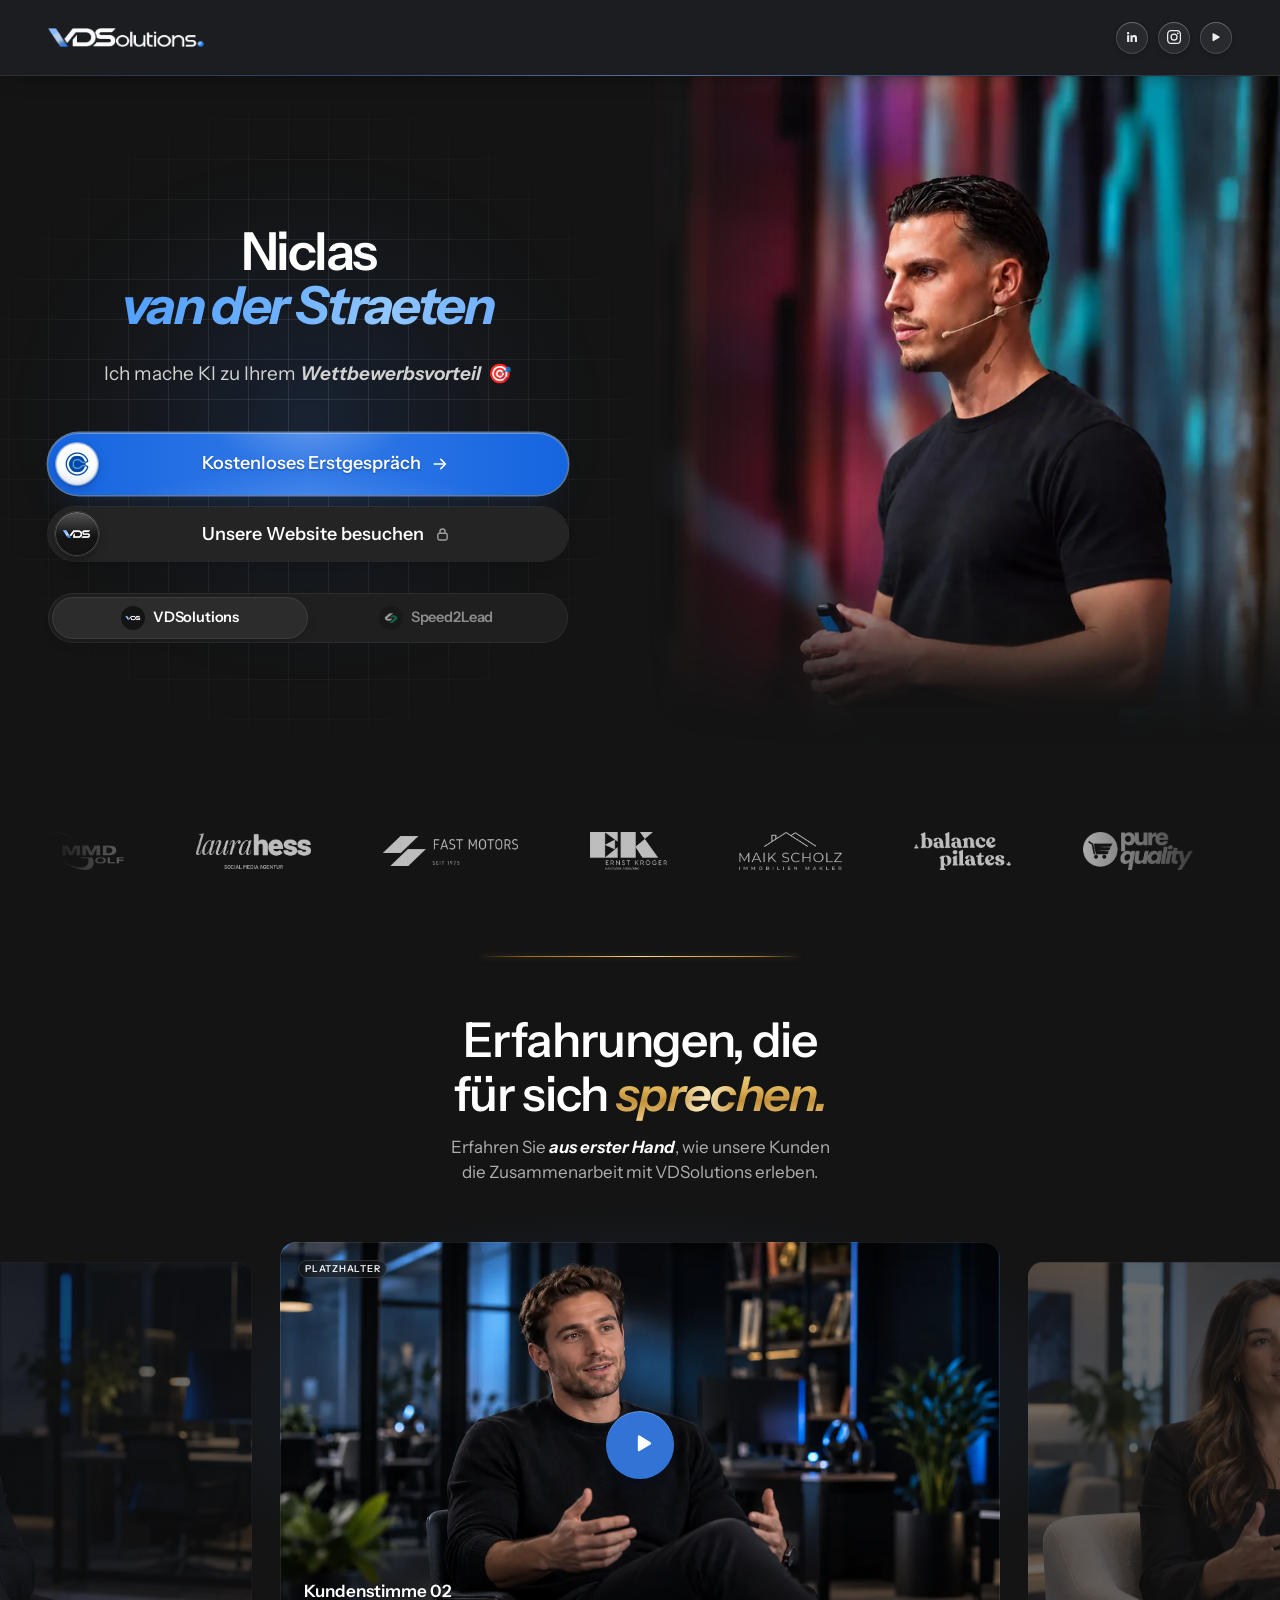
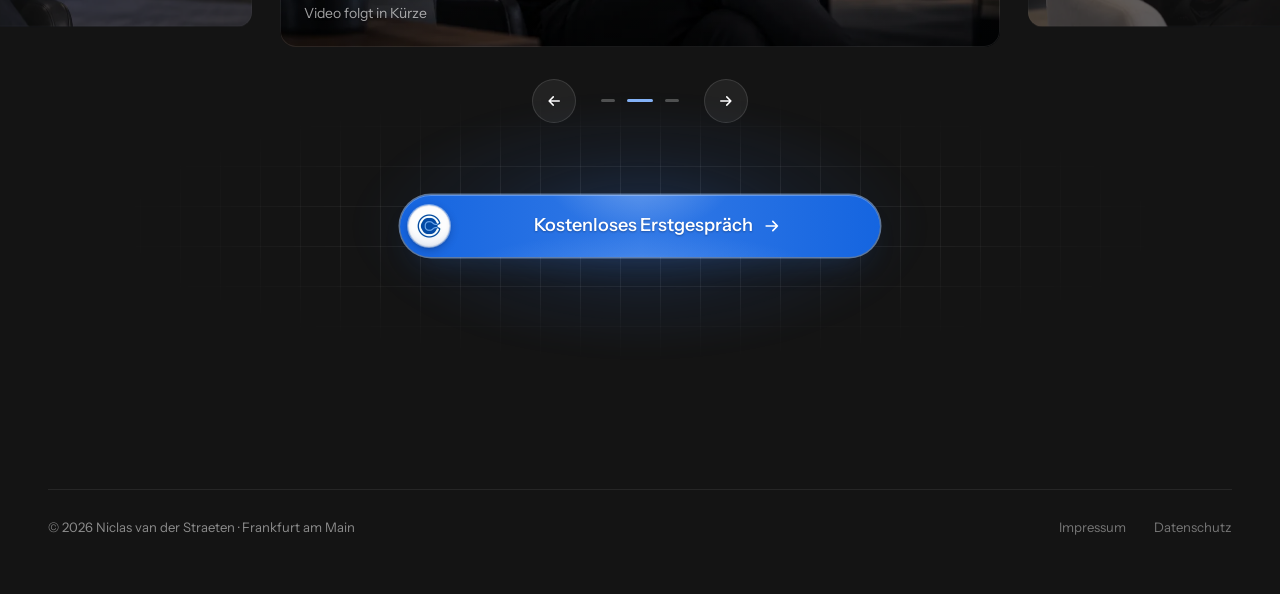
<file: index.html>
<!DOCTYPE html>
<html lang="de" data-brand="vdsolutions">
<head>
  <meta charset="UTF-8" />
  <meta name="viewport" content="width=device-width, initial-scale=1.0" />
  <title>Niclas van der Straeten · KI-Beratung</title>
  <meta name="description" content="Ich mache KI zu Ihrem Wettbewerbsvorteil. Jetzt kostenloses Erstgespräch buchen." />
  <link rel="canonical" href="https://niclasvanderstraeten.com/" />
  <meta name="theme-color" content="#141414" />

  <link rel="icon" href="/favicon.ico" sizes="32x32" />
  <link rel="icon" href="/assets/icons/favicon-48.png" type="image/png" sizes="48x48" />
  <link rel="icon" href="/favicon.svg" type="image/svg+xml" />
  <link rel="apple-touch-icon" href="/apple-touch-icon.png" />
  <link rel="manifest" href="/site.webmanifest" />

  <!-- Vorschau beim Teilen: aufgebaut wie der Kopf der Seite. Das Gesicht sitzt
       mittig, damit auch ein quadratischer Zuschnitt (WhatsApp) noch trägt. -->
  <meta property="og:type" content="website" />
  <meta property="og:site_name" content="Niclas van der Straeten" />
  <meta property="og:locale" content="de_DE" />
  <meta property="og:url" content="https://niclasvanderstraeten.com/" />
  <meta property="og:title" content="Niclas van der Straeten" />
  <meta property="og:description" content="Ich mache KI zu Ihrem Wettbewerbsvorteil. Jetzt kostenloses Erstgespräch buchen." />
  <meta property="og:image" content="https://niclasvanderstraeten.com/assets/vorschau/link-vorschau.jpg" />
  <meta property="og:image:type" content="image/jpeg" />
  <meta property="og:image:width" content="1200" />
  <meta property="og:image:height" content="630" />
  <meta property="og:image:alt" content="Niclas van der Straeten auf der Bühne, darunter Name und die Botschaft „Ich mache KI zu Ihrem Wettbewerbsvorteil“" />
  <meta name="twitter:card" content="summary_large_image" />
  <meta name="twitter:title" content="Niclas van der Straeten" />
  <meta name="twitter:description" content="Ich mache KI zu Ihrem Wettbewerbsvorteil. Jetzt kostenloses Erstgespräch buchen." />
  <meta name="twitter:image" content="https://niclasvanderstraeten.com/assets/vorschau/link-vorschau.jpg" />

  <link rel="preload" href="assets/schriften/instrument-sans-variable.woff2" as="font" type="font/woff2" crossorigin />
  <!-- Marke vor dem ersten Zeichnen festlegen: Mit ?brand=speed2lead blitzt
       sonst kurz VDSolutions auf. Ohne Parameter bleibt es VDSolutions. -->
  <script>
    if (new URLSearchParams(location.search).get("brand") === "speed2lead") {
      document.documentElement.dataset.brand = "speed2lead";
    }
  </script>
  <link rel="stylesheet" href="styles.css" />

  <script type="application/ld+json">
  {
    "@context": "https://schema.org",
    "@type": "Person",
    "name": "Niclas van der Straeten",
    "url": "https://niclasvanderstraeten.com/",
    "image": "https://niclasvanderstraeten.com/assets/fotos/niclas-profil.jpg",
    "jobTitle": "Gründer & KI-Berater",
    "description": "Ich mache KI zu Ihrem Wettbewerbsvorteil. KI-Beratung für Unternehmen.",
    "worksFor": [
      { "@type": "Organization", "name": "VDSolutions" },
      { "@type": "Organization", "name": "Speed2Lead" }
    ],
    "address": { "@type": "PostalAddress", "addressLocality": "Frankfurt am Main", "addressCountry": "DE" },
    "sameAs": [
      "https://www.linkedin.com/in/niclasvanderstraeten",
      "https://www.instagram.com/niclasvdstr",
      "https://www.youtube.com/@niclasvdstr"
    ]
  }
  </script>
</head>
<body class="home">
  <a class="skip-link" href="#main">Zum Inhalt springen</a>

  <!-- Weißer Header: links das Logo der aktiven Marke (beim Wechsel
       überblendet), rechts die Social-Icons nebeneinander -->
  <header class="site-header">
    <div class="site-header__logo">
      <img src="assets/marken/vdsolutions/logo.webp" alt="VDSolutions" width="750" height="96"
           data-brand-only="vdsolutions" />
      <img src="assets/marken/speed2lead/logo.webp" alt="Speed2Lead" width="606" height="96"
           data-brand-only="speed2lead" />
    </div>
    <nav class="socials" aria-label="Social Media">
      <ul id="socials-list" class="socials-list"></ul>
    </nav>
  </header>

  <main id="main" class="card">
    <header class="profile">
      <!-- Bühnenfoto randlos über die volle Breite, direkt unter dem Header -->
      <div class="hero">
        <button type="button" id="about-open" class="hero__button" aria-haspopup="dialog"
                aria-label="Über mich">
          <img class="hero__img"
               srcset="assets/fotos/niclas-buehne-800.webp 800w, assets/fotos/niclas-buehne-1200.webp 1200w"
               sizes="(min-width: 600px) 540px, 100vw" src="assets/fotos/niclas-buehne-800.webp"
               alt="Niclas van der Straeten auf der Bühne"
               width="1200" height="1200" fetchpriority="high"
               onerror="this.hidden = true" />
        </button>
      </div>
      <!-- Markenwechsel: Inhalte beider Marken stehen im HTML. data-brand-only
           blendet die jeweils andere aus; .swap-flow gleitet in der Höhe
           (app.js). Foto und Name gehören beiden Marken — das Logo der
           Marke steht im Header, der Akzent im Namen wechselt die Farbe. -->
      <div class="hero-title">
        <h1 class="name">Niclas <span class="name__accent">van&nbsp;der&nbsp;Straeten</span></h1>
      </div>
      <p class="bio"><span class="bio__claim swap-flow"><span class="bio__claim-text" data-brand-only="vdsolutions"><span>Ich mache KI zu Ihrem <em class="bio__emphasis">Wettbewerbsvorteil</em></span>&nbsp;<span aria-hidden="true">&#x1F3AF;</span></span><span class="bio__claim-text" data-brand-only="speed2lead"><span>Ich wandle Ihre Leads in <em class="bio__emphasis">Kundengespr&auml;che</em></span>&nbsp;<span aria-hidden="true">&#x26A1;</span></span></span></p>
    </header>

    <section class="link-section" aria-label="Links">
      <ul id="main-links" class="links-list"></ul>
      <!-- Markenwechsler unter den Buttons: zwei Segmente, die aktive Marke
           liegt auf einem Plättchen, das beim Wechsel hinübergleitet. Der Weg
           von der Botschaft zum Termin-Button bleibt frei. Schalter, kein Link:
           Die Seite wird nicht neu geladen, nur die Adresse merkt sich die
           Marke (?brand=speed2lead), damit Zurück und Teilen funktionieren. -->
      <div class="brand-switch-row">
        <div class="brand-seg" role="group" aria-label="Marke">
          <span class="brand-seg__thumb" aria-hidden="true"></span>
          <button type="button" class="brand-seg__opt" data-brand-target="vdsolutions" aria-pressed="true">
            <img src="assets/marken/vdsolutions/zeichen.webp" alt="" width="168" height="168" />VDSolutions
          </button>
          <button type="button" class="brand-seg__opt" data-brand-target="speed2lead" aria-pressed="false">
            <img src="assets/marken/speed2lead/zeichen.webp" alt="" width="168" height="168" />Speed2Lead
          </button>
        </div>
      </div>
      <p class="visually-hidden" id="brand-status" aria-live="polite"></p>
    </section>

    <!-- Kundenstimmen: dunkles Blatt im Stil der VDSolutions-Landingpage. Die
         Videos baut app.js aus der Liste VOICES; solange es keine echten gibt,
         stehen dort ausgewiesene Platzhalter. -->
    <section class="voices" aria-labelledby="voices-title">
      <!-- Kopf des Blatts je Marke: Laufband mit den eigenen Referenzen und
           einer Haarlinie darunter. Die Logos gehören jeweils nur zu ihrer
           Marke; beim Wechsel blenden sie über (.swap-flow, app.js). -->
      <div class="sheet-swap swap-flow">
      <div class="sheet-vds" data-brand-only="vdsolutions">
      <!-- Kundenlogos als Laufband oben im dunklen Blatt, ohne Überschrift.
           Ohne JavaScript: zwei identische Gruppen nebeneinander, die Spur
           wandert um genau eine Gruppenbreite (-50 %) und springt unsichtbar
           zurück. Jede Gruppe enthält die Liste zweimal, damit auch breite
           Bildschirme lückenlos gefüllt sind. Für Screenreader zählt nur die
           allererste Ausgabe; alle Wiederholungen sind aria-hidden.
           --logo-scale gleicht breite Wortmarken und kompakte Bildmarken aus:
           min(1.2, max(0.64, √(4 ÷ Seitenverhältnis))), berechnet von
           quellen/skripte/referenzen-vdsolutions_erzeugen.js. -->
      <div class="logos">
        <div class="marquee">
          <div class="track">
            <ul class="group" aria-label="Kundenlogos">
              <li><img src="assets/referenzen/vdsolutions/mmd-golf.webp" alt="MMD Golf" width="229" height="116" style="--logo-scale:1.20" loading="eager" decoding="async" /></li>
              <li><img src="assets/referenzen/vdsolutions/laura-hess.webp" alt="Laura Hess Social Media Agentur" width="346" height="107" style="--logo-scale:1.11" loading="eager" decoding="async" /></li>
              <li><img src="assets/referenzen/vdsolutions/fast-motors.webp" alt="Fast Motors" width="410" height="91" style="--logo-scale:0.94" loading="eager" decoding="async" /></li>
              <li><img src="assets/referenzen/vdsolutions/ernst-kroeger.webp" alt="Ernst Kröger Handwerk und Beratung" width="231" height="116" style="--logo-scale:1.20" loading="eager" decoding="async" /></li>
              <li><img src="assets/referenzen/vdsolutions/maik-scholz.webp" alt="Maik Scholz Immobilienmakler" width="312" height="116" style="--logo-scale:1.20" loading="eager" decoding="async" /></li>
              <li><img src="assets/referenzen/vdsolutions/balance-pilates.webp" alt="balance pilates" width="295" height="116" style="--logo-scale:1.20" loading="eager" decoding="async" /></li>
              <li><img src="assets/referenzen/vdsolutions/pure-quality.webp" alt="pure quality" width="327" height="113" style="--logo-scale:1.18" loading="eager" decoding="async" /></li>
              <li><img src="assets/referenzen/vdsolutions/brinker-heimann.webp" alt="Brinker &amp; Heimann Kriminalrecht" width="394" height="94" style="--logo-scale:0.98" loading="eager" decoding="async" /></li>
              <li><img src="assets/referenzen/vdsolutions/hausarztpraxis-lorenz-jahnke.webp" alt="Hausärztliche Gemeinschaftspraxis Dr. med. Lorenz &amp; Dr. med. Jahnke" width="362" height="102" style="--logo-scale:1.06" loading="eager" decoding="async" /></li>
              <li><img src="assets/referenzen/vdsolutions/buon-gusto.webp" alt="Restaurant Buon Gusto" width="403" height="93" style="--logo-scale:0.96" loading="eager" decoding="async" /></li>
              <li><img src="assets/referenzen/vdsolutions/autohaus-glasstadt.webp" alt="KFZ-Meisterbetrieb Autohaus Glasstadt" width="243" height="116" style="--logo-scale:1.20" loading="eager" decoding="async" /></li>
              <li><img src="assets/referenzen/vdsolutions/madika.webp" alt="madika Social Media Agentur" width="350" height="106" style="--logo-scale:1.10" loading="eager" decoding="async" /></li>
              <li aria-hidden="true"><img src="assets/referenzen/vdsolutions/mmd-golf.webp" alt="MMD Golf" width="229" height="116" style="--logo-scale:1.20" loading="eager" decoding="async" /></li>
              <li aria-hidden="true"><img src="assets/referenzen/vdsolutions/laura-hess.webp" alt="Laura Hess Social Media Agentur" width="346" height="107" style="--logo-scale:1.11" loading="eager" decoding="async" /></li>
              <li aria-hidden="true"><img src="assets/referenzen/vdsolutions/fast-motors.webp" alt="Fast Motors" width="410" height="91" style="--logo-scale:0.94" loading="eager" decoding="async" /></li>
              <li aria-hidden="true"><img src="assets/referenzen/vdsolutions/ernst-kroeger.webp" alt="Ernst Kröger Handwerk und Beratung" width="231" height="116" style="--logo-scale:1.20" loading="eager" decoding="async" /></li>
              <li aria-hidden="true"><img src="assets/referenzen/vdsolutions/maik-scholz.webp" alt="Maik Scholz Immobilienmakler" width="312" height="116" style="--logo-scale:1.20" loading="eager" decoding="async" /></li>
              <li aria-hidden="true"><img src="assets/referenzen/vdsolutions/balance-pilates.webp" alt="balance pilates" width="295" height="116" style="--logo-scale:1.20" loading="eager" decoding="async" /></li>
              <li aria-hidden="true"><img src="assets/referenzen/vdsolutions/pure-quality.webp" alt="pure quality" width="327" height="113" style="--logo-scale:1.18" loading="eager" decoding="async" /></li>
              <li aria-hidden="true"><img src="assets/referenzen/vdsolutions/brinker-heimann.webp" alt="Brinker &amp; Heimann Kriminalrecht" width="394" height="94" style="--logo-scale:0.98" loading="eager" decoding="async" /></li>
              <li aria-hidden="true"><img src="assets/referenzen/vdsolutions/hausarztpraxis-lorenz-jahnke.webp" alt="Hausärztliche Gemeinschaftspraxis Dr. med. Lorenz &amp; Dr. med. Jahnke" width="362" height="102" style="--logo-scale:1.06" loading="eager" decoding="async" /></li>
              <li aria-hidden="true"><img src="assets/referenzen/vdsolutions/buon-gusto.webp" alt="Restaurant Buon Gusto" width="403" height="93" style="--logo-scale:0.96" loading="eager" decoding="async" /></li>
              <li aria-hidden="true"><img src="assets/referenzen/vdsolutions/autohaus-glasstadt.webp" alt="KFZ-Meisterbetrieb Autohaus Glasstadt" width="243" height="116" style="--logo-scale:1.20" loading="eager" decoding="async" /></li>
              <li aria-hidden="true"><img src="assets/referenzen/vdsolutions/madika.webp" alt="madika Social Media Agentur" width="350" height="106" style="--logo-scale:1.10" loading="eager" decoding="async" /></li>
            </ul>
            <ul class="group" aria-hidden="true">
              <li><img src="assets/referenzen/vdsolutions/mmd-golf.webp" alt="MMD Golf" width="229" height="116" style="--logo-scale:1.20" loading="eager" decoding="async" /></li>
              <li><img src="assets/referenzen/vdsolutions/laura-hess.webp" alt="Laura Hess Social Media Agentur" width="346" height="107" style="--logo-scale:1.11" loading="eager" decoding="async" /></li>
              <li><img src="assets/referenzen/vdsolutions/fast-motors.webp" alt="Fast Motors" width="410" height="91" style="--logo-scale:0.94" loading="eager" decoding="async" /></li>
              <li><img src="assets/referenzen/vdsolutions/ernst-kroeger.webp" alt="Ernst Kröger Handwerk und Beratung" width="231" height="116" style="--logo-scale:1.20" loading="eager" decoding="async" /></li>
              <li><img src="assets/referenzen/vdsolutions/maik-scholz.webp" alt="Maik Scholz Immobilienmakler" width="312" height="116" style="--logo-scale:1.20" loading="eager" decoding="async" /></li>
              <li><img src="assets/referenzen/vdsolutions/balance-pilates.webp" alt="balance pilates" width="295" height="116" style="--logo-scale:1.20" loading="eager" decoding="async" /></li>
              <li><img src="assets/referenzen/vdsolutions/pure-quality.webp" alt="pure quality" width="327" height="113" style="--logo-scale:1.18" loading="eager" decoding="async" /></li>
              <li><img src="assets/referenzen/vdsolutions/brinker-heimann.webp" alt="Brinker &amp; Heimann Kriminalrecht" width="394" height="94" style="--logo-scale:0.98" loading="eager" decoding="async" /></li>
              <li><img src="assets/referenzen/vdsolutions/hausarztpraxis-lorenz-jahnke.webp" alt="Hausärztliche Gemeinschaftspraxis Dr. med. Lorenz &amp; Dr. med. Jahnke" width="362" height="102" style="--logo-scale:1.06" loading="eager" decoding="async" /></li>
              <li><img src="assets/referenzen/vdsolutions/buon-gusto.webp" alt="Restaurant Buon Gusto" width="403" height="93" style="--logo-scale:0.96" loading="eager" decoding="async" /></li>
              <li><img src="assets/referenzen/vdsolutions/autohaus-glasstadt.webp" alt="KFZ-Meisterbetrieb Autohaus Glasstadt" width="243" height="116" style="--logo-scale:1.20" loading="eager" decoding="async" /></li>
              <li><img src="assets/referenzen/vdsolutions/madika.webp" alt="madika Social Media Agentur" width="350" height="106" style="--logo-scale:1.10" loading="eager" decoding="async" /></li>
              <li><img src="assets/referenzen/vdsolutions/mmd-golf.webp" alt="MMD Golf" width="229" height="116" style="--logo-scale:1.20" loading="eager" decoding="async" /></li>
              <li><img src="assets/referenzen/vdsolutions/laura-hess.webp" alt="Laura Hess Social Media Agentur" width="346" height="107" style="--logo-scale:1.11" loading="eager" decoding="async" /></li>
              <li><img src="assets/referenzen/vdsolutions/fast-motors.webp" alt="Fast Motors" width="410" height="91" style="--logo-scale:0.94" loading="eager" decoding="async" /></li>
              <li><img src="assets/referenzen/vdsolutions/ernst-kroeger.webp" alt="Ernst Kröger Handwerk und Beratung" width="231" height="116" style="--logo-scale:1.20" loading="eager" decoding="async" /></li>
              <li><img src="assets/referenzen/vdsolutions/maik-scholz.webp" alt="Maik Scholz Immobilienmakler" width="312" height="116" style="--logo-scale:1.20" loading="eager" decoding="async" /></li>
              <li><img src="assets/referenzen/vdsolutions/balance-pilates.webp" alt="balance pilates" width="295" height="116" style="--logo-scale:1.20" loading="eager" decoding="async" /></li>
              <li><img src="assets/referenzen/vdsolutions/pure-quality.webp" alt="pure quality" width="327" height="113" style="--logo-scale:1.18" loading="eager" decoding="async" /></li>
              <li><img src="assets/referenzen/vdsolutions/brinker-heimann.webp" alt="Brinker &amp; Heimann Kriminalrecht" width="394" height="94" style="--logo-scale:0.98" loading="eager" decoding="async" /></li>
              <li><img src="assets/referenzen/vdsolutions/hausarztpraxis-lorenz-jahnke.webp" alt="Hausärztliche Gemeinschaftspraxis Dr. med. Lorenz &amp; Dr. med. Jahnke" width="362" height="102" style="--logo-scale:1.06" loading="eager" decoding="async" /></li>
              <li><img src="assets/referenzen/vdsolutions/buon-gusto.webp" alt="Restaurant Buon Gusto" width="403" height="93" style="--logo-scale:0.96" loading="eager" decoding="async" /></li>
              <li><img src="assets/referenzen/vdsolutions/autohaus-glasstadt.webp" alt="KFZ-Meisterbetrieb Autohaus Glasstadt" width="243" height="116" style="--logo-scale:1.20" loading="eager" decoding="async" /></li>
              <li><img src="assets/referenzen/vdsolutions/madika.webp" alt="madika Social Media Agentur" width="350" height="106" style="--logo-scale:1.10" loading="eager" decoding="async" /></li>
            </ul>
          </div>
        </div>
      </div>

      <div class="voices__head">
        <div class="voices__eyebrow" aria-hidden="true"><span class="voices__rule"></span></div>
      </div>
      </div>
      <!-- Referenzen von Speed2Lead: dasselbe Laufband wie bei VDSolutions
           (quellen/skripte/referenzen-speed2lead_erzeugen.js), darunter die
           Gold-Haarlinie -->
      <div class="sheet-s2l" data-brand-only="speed2lead">
      <div class="logos">
        <div class="marquee">
          <div class="track track--s2l">
            <ul class="group" aria-label="Referenzen">
              <li><img src="assets/referenzen/speed2lead/hochbauer-immobilien.webp" alt="Hochbauer Immobilien" width="429" height="86" style="--logo-scale:0.90" loading="lazy" decoding="async" /></li>
              <li><img src="assets/referenzen/speed2lead/kreativ-webdesign.webp" alt="Kreativ. Webdesign" width="321" height="115" style="--logo-scale:1.20" loading="lazy" decoding="async" /></li>
              <li><img src="assets/referenzen/speed2lead/lukas-wegerer.webp" alt="Lukas Wegerer Personal Coach" width="411" height="90" style="--logo-scale:0.94" loading="lazy" decoding="async" /></li>
              <li><img src="assets/referenzen/speed2lead/sabine-neumann.webp" alt="Sabine Neumann Immobilienmaklerin" width="179" height="116" style="--logo-scale:1.20" loading="lazy" decoding="async" /></li>
              <li><img src="assets/referenzen/speed2lead/kluger-werbeagentur.webp" alt="Kluger Werbeagentur" width="280" height="116" style="--logo-scale:1.20" loading="lazy" decoding="async" /></li>
              <li><img src="assets/referenzen/speed2lead/paul-kempf-partner.webp" alt="Paul Kempf &amp; Partner" width="144" height="116" style="--logo-scale:1.20" loading="lazy" decoding="async" /></li>
              <li><img src="assets/referenzen/speed2lead/mmd-golf.webp" alt="MMD Golf" width="229" height="116" style="--logo-scale:1.20" loading="lazy" decoding="async" /></li>
              <li><img src="assets/referenzen/speed2lead/maik-scholz.webp" alt="Maik Scholz Immobilienmakler" width="312" height="116" style="--logo-scale:1.20" loading="lazy" decoding="async" /></li>
              <li aria-hidden="true"><img src="assets/referenzen/speed2lead/hochbauer-immobilien.webp" alt="Hochbauer Immobilien" width="429" height="86" style="--logo-scale:0.90" loading="lazy" decoding="async" /></li>
              <li aria-hidden="true"><img src="assets/referenzen/speed2lead/kreativ-webdesign.webp" alt="Kreativ. Webdesign" width="321" height="115" style="--logo-scale:1.20" loading="lazy" decoding="async" /></li>
              <li aria-hidden="true"><img src="assets/referenzen/speed2lead/lukas-wegerer.webp" alt="Lukas Wegerer Personal Coach" width="411" height="90" style="--logo-scale:0.94" loading="lazy" decoding="async" /></li>
              <li aria-hidden="true"><img src="assets/referenzen/speed2lead/sabine-neumann.webp" alt="Sabine Neumann Immobilienmaklerin" width="179" height="116" style="--logo-scale:1.20" loading="lazy" decoding="async" /></li>
              <li aria-hidden="true"><img src="assets/referenzen/speed2lead/kluger-werbeagentur.webp" alt="Kluger Werbeagentur" width="280" height="116" style="--logo-scale:1.20" loading="lazy" decoding="async" /></li>
              <li aria-hidden="true"><img src="assets/referenzen/speed2lead/paul-kempf-partner.webp" alt="Paul Kempf &amp; Partner" width="144" height="116" style="--logo-scale:1.20" loading="lazy" decoding="async" /></li>
              <li aria-hidden="true"><img src="assets/referenzen/speed2lead/mmd-golf.webp" alt="MMD Golf" width="229" height="116" style="--logo-scale:1.20" loading="lazy" decoding="async" /></li>
              <li aria-hidden="true"><img src="assets/referenzen/speed2lead/maik-scholz.webp" alt="Maik Scholz Immobilienmakler" width="312" height="116" style="--logo-scale:1.20" loading="lazy" decoding="async" /></li>
            </ul>
            <ul class="group" aria-hidden="true">
              <li aria-hidden="true"><img src="assets/referenzen/speed2lead/hochbauer-immobilien.webp" alt="Hochbauer Immobilien" width="429" height="86" style="--logo-scale:0.90" loading="lazy" decoding="async" /></li>
              <li aria-hidden="true"><img src="assets/referenzen/speed2lead/kreativ-webdesign.webp" alt="Kreativ. Webdesign" width="321" height="115" style="--logo-scale:1.20" loading="lazy" decoding="async" /></li>
              <li aria-hidden="true"><img src="assets/referenzen/speed2lead/lukas-wegerer.webp" alt="Lukas Wegerer Personal Coach" width="411" height="90" style="--logo-scale:0.94" loading="lazy" decoding="async" /></li>
              <li aria-hidden="true"><img src="assets/referenzen/speed2lead/sabine-neumann.webp" alt="Sabine Neumann Immobilienmaklerin" width="179" height="116" style="--logo-scale:1.20" loading="lazy" decoding="async" /></li>
              <li aria-hidden="true"><img src="assets/referenzen/speed2lead/kluger-werbeagentur.webp" alt="Kluger Werbeagentur" width="280" height="116" style="--logo-scale:1.20" loading="lazy" decoding="async" /></li>
              <li aria-hidden="true"><img src="assets/referenzen/speed2lead/paul-kempf-partner.webp" alt="Paul Kempf &amp; Partner" width="144" height="116" style="--logo-scale:1.20" loading="lazy" decoding="async" /></li>
              <li aria-hidden="true"><img src="assets/referenzen/speed2lead/mmd-golf.webp" alt="MMD Golf" width="229" height="116" style="--logo-scale:1.20" loading="lazy" decoding="async" /></li>
              <li aria-hidden="true"><img src="assets/referenzen/speed2lead/maik-scholz.webp" alt="Maik Scholz Immobilienmakler" width="312" height="116" style="--logo-scale:1.20" loading="lazy" decoding="async" /></li>
              <li aria-hidden="true"><img src="assets/referenzen/speed2lead/hochbauer-immobilien.webp" alt="Hochbauer Immobilien" width="429" height="86" style="--logo-scale:0.90" loading="lazy" decoding="async" /></li>
              <li aria-hidden="true"><img src="assets/referenzen/speed2lead/kreativ-webdesign.webp" alt="Kreativ. Webdesign" width="321" height="115" style="--logo-scale:1.20" loading="lazy" decoding="async" /></li>
              <li aria-hidden="true"><img src="assets/referenzen/speed2lead/lukas-wegerer.webp" alt="Lukas Wegerer Personal Coach" width="411" height="90" style="--logo-scale:0.94" loading="lazy" decoding="async" /></li>
              <li aria-hidden="true"><img src="assets/referenzen/speed2lead/sabine-neumann.webp" alt="Sabine Neumann Immobilienmaklerin" width="179" height="116" style="--logo-scale:1.20" loading="lazy" decoding="async" /></li>
              <li aria-hidden="true"><img src="assets/referenzen/speed2lead/kluger-werbeagentur.webp" alt="Kluger Werbeagentur" width="280" height="116" style="--logo-scale:1.20" loading="lazy" decoding="async" /></li>
              <li aria-hidden="true"><img src="assets/referenzen/speed2lead/paul-kempf-partner.webp" alt="Paul Kempf &amp; Partner" width="144" height="116" style="--logo-scale:1.20" loading="lazy" decoding="async" /></li>
              <li aria-hidden="true"><img src="assets/referenzen/speed2lead/mmd-golf.webp" alt="MMD Golf" width="229" height="116" style="--logo-scale:1.20" loading="lazy" decoding="async" /></li>
              <li aria-hidden="true"><img src="assets/referenzen/speed2lead/maik-scholz.webp" alt="Maik Scholz Immobilienmakler" width="312" height="116" style="--logo-scale:1.20" loading="lazy" decoding="async" /></li>
            </ul>
          </div>
        </div>
      </div>
      <div class="voices__head">
        <div class="voices__eyebrow" aria-hidden="true"><span class="voices__rule voices__rule--s2l"></span></div>
      </div>
      </div>
      </div>

      <!-- Kundenstimmen für beide Marken: dunkles Blatt bei VDSolutions,
           weißes bei Speed2Lead; im Text wechselt nur der Markenname -->
      <div class="sheet-body">
      <div class="voices__head">
        <h2 id="voices-title" class="voices__title">Erfahrungen, die f&uuml;r sich <em class="voices__gold">sprechen.</em></h2>
        <div class="voices__lead-swap swap-flow">
          <p class="voices__lead" data-brand-only="vdsolutions">Erfahren Sie <em>aus erster Hand</em>, wie<br class="br-mobile" /> unsere Kunden die Zusammenarbeit<br class="br-mobile" /> mit VDSolutions erleben.</p>
          <p class="voices__lead" data-brand-only="speed2lead">Erfahren Sie <em>aus erster Hand</em>, wie<br class="br-mobile" /> unsere Kunden die Zusammenarbeit<br class="br-mobile" /> mit Speed2Lead erleben.</p>
        </div>
      </div>

      <div class="voices__stage" id="voices-stage" role="region" aria-roledescription="Karussell"
           aria-label="Kundenvideos">
        <div class="voices__track" id="voices-track"></div>
      </div>

      <div class="voices__controls">
        <button type="button" class="voices__arrow voices__arrow--prev" id="voices-prev"
                aria-label="Vorheriges Video"><svg viewBox="0 0 24 24" fill="none" aria-hidden="true"><path d="M5 12h13.5M13 6.5l5.5 5.5-5.5 5.5" stroke="currentColor" stroke-width="2" stroke-linecap="round" stroke-linejoin="round"/></svg></button>
        <div class="voices__dots" id="voices-dots"></div>
        <button type="button" class="voices__arrow" id="voices-next"
                aria-label="N&auml;chstes Video"><svg viewBox="0 0 24 24" fill="none" aria-hidden="true"><path d="M5 12h13.5M13 6.5l5.5 5.5-5.5 5.5" stroke="currentColor" stroke-width="2" stroke-linecap="round" stroke-linejoin="round"/></svg></button>
      </div>
      </div>

      <!-- Zum Schluss noch einmal der Termin-Button: wer bis hier gelesen
           hat, soll nicht wieder hochscrollen müssen -->
      <div class="closing-cta">
        <ul id="closing-links" class="links-list"></ul>
      </div>
    </section>

    <footer class="footer">
      <p>&copy; <span id="year"></span> Niclas van der Straeten &middot; Frankfurt am Main</p>
      <p class="footer-legal">
        <a href="/impressum">Impressum</a><span class="footer-sep" aria-hidden="true">&nbsp;&middot;&nbsp;</span><a href="/datenschutz">Datenschutz</a>
      </p>
    </footer>
  </main>

  <dialog id="about-dialog" class="about-dialog" aria-labelledby="about-dialog-title">
    <div class="about-dialog__bar">
      <p class="about-dialog__title" id="about-dialog-title">Vom Fitnessstudio zur KI-Beratung</p>
      <button type="button" id="about-close" class="about-dialog__close" aria-label="Schlie&szlig;en">
        <svg viewBox="0 0 24 24" fill="none" stroke="currentColor" stroke-width="2"
             stroke-linecap="round" stroke-linejoin="round"><path d="M18 6 6 18"/><path d="m6 6 12 12"/></svg>
      </button>
    </div>
    <article class="about">
      <ol class="timeline">
        <li class="timeline__step">
          <span class="timeline__year">2020</span>
          <span class="timeline__label">Einstieg als Fitnesstrainer</span>
        </li>
        <li class="timeline__step">
          <span class="timeline__year">2021</span>
          <span class="timeline__label">Fitnesstrainer B-Lizenz</span>
        </li>
        <li class="timeline__step">
          <span class="timeline__year">2022</span>
          <span class="timeline__label">Start als Immobilienmakler</span>
        </li>
        <li class="timeline__step">
          <span class="timeline__year">2023</span>
          <span class="timeline__label">Erste Ber&uuml;hrungspunkte mit KI</span>
        </li>
        <li class="timeline__step">
          <span class="timeline__year">2024</span>
          <span class="timeline__label">KI im Immobilienb&uuml;ro eingef&uuml;hrt</span>
        </li>
        <li class="timeline__step">
          <span class="timeline__year">2025</span>
          <span class="timeline__label">KI-Zertifikate &amp; VDSolutions</span>
        </li>
        <li class="timeline__step timeline__step--current">
          <span class="timeline__year">2026</span>
          <span class="timeline__label">Vollzeit in der KI-Beratung</span>
        </li>
      </ol>
      <!-- Am Ende der Geschichte: derselbe Termin-Button wie auf der Seite,
           in der Farbe der aktiven Marke (app.js) -->
      <ul id="about-links" class="links-list about-links"></ul>
    </article>
  </dialog>

  <script src="app.js"></script>
</body>
</html>
</file>
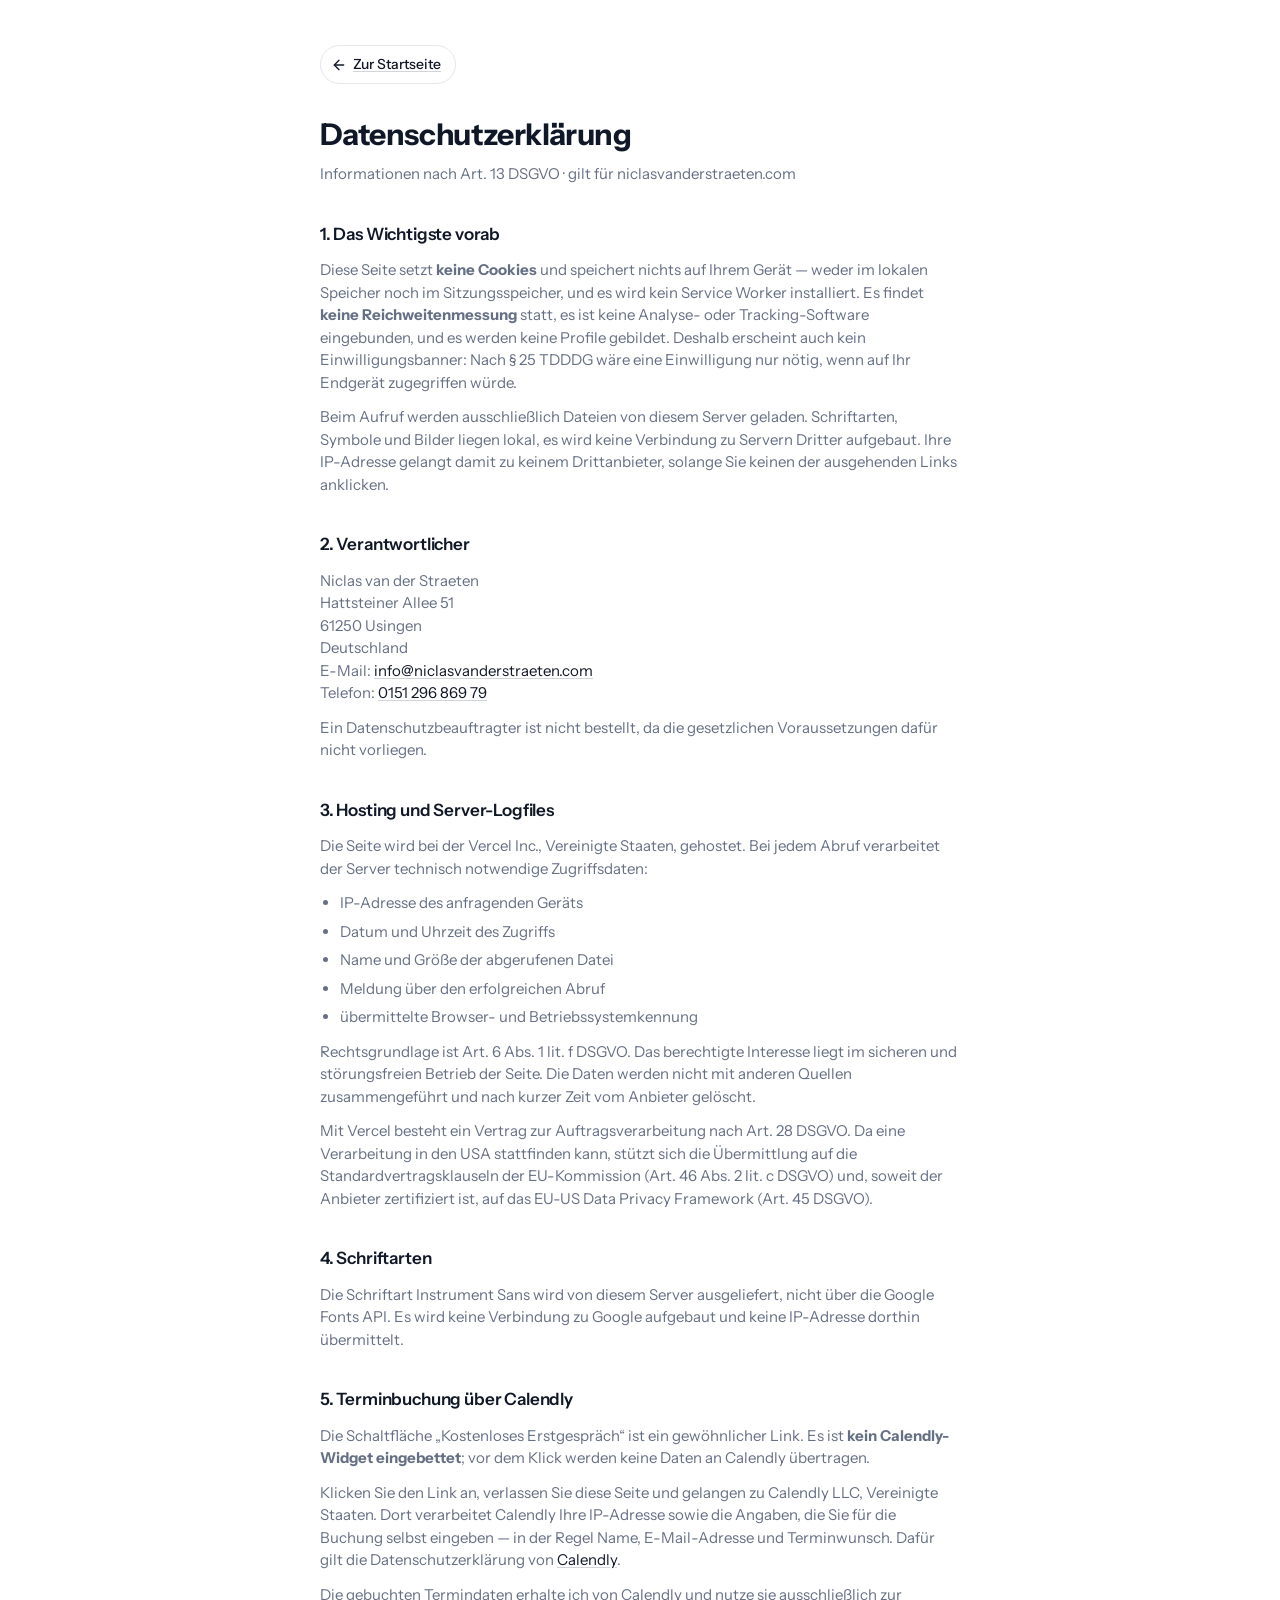
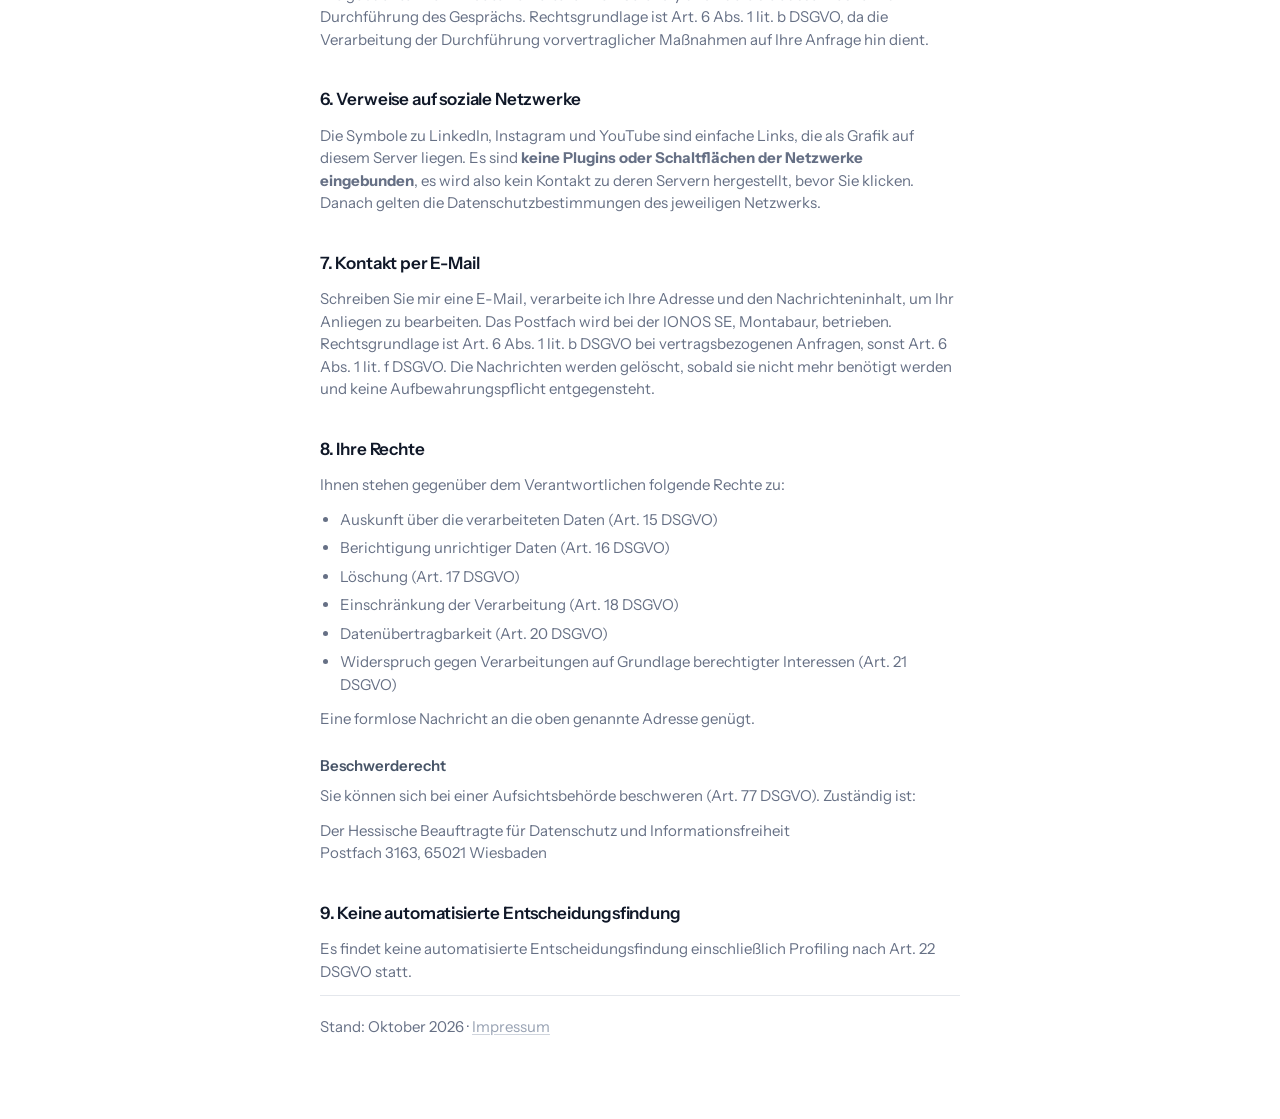
<file: datenschutz.html>
<!DOCTYPE html>
<html lang="de">
<head>
  <meta charset="UTF-8" />
  <meta name="viewport" content="width=device-width, initial-scale=1.0" />
  <title>Datenschutz &middot; Niclas van der Straeten</title>
  <meta name="description" content="Informationen zur Datenverarbeitung nach Art. 13 DSGVO für niclasvanderstraeten.com." />
  <meta name="robots" content="noindex, follow" />
  <link rel="canonical" href="https://niclasvanderstraeten.com/datenschutz" />
  <meta name="theme-color" content="#ffffff" />
  <link rel="icon" href="/favicon.ico" sizes="32x32" />
  <link rel="icon" href="/assets/icons/favicon-48.png" type="image/png" sizes="48x48" />
  <link rel="icon" href="/favicon.svg" type="image/svg+xml" />
  <link rel="apple-touch-icon" href="/apple-touch-icon.png" />
  <link rel="preload" href="assets/schriften/instrument-sans-variable.woff2" as="font" type="font/woff2" crossorigin />
  <link rel="stylesheet" href="styles.css" />
  <link rel="stylesheet" href="legal.css" />
</head>
<body>
  <a class="skip-link" href="#main">Zum Inhalt springen</a>

  <main id="main" class="legal">
    <a class="legal-back" href="/">
      <svg viewBox="0 0 24 24" fill="none" stroke="currentColor" stroke-width="2"
           stroke-linecap="round" stroke-linejoin="round" aria-hidden="true"><path d="M19 12H5"/><path d="m12 19-7-7 7-7"/></svg>
      Zur Startseite
    </a>

    <h1>Datenschutzerkl&auml;rung</h1>
    <p class="legal__meta">Informationen nach Art. 13 DSGVO &middot; gilt f&uuml;r niclasvanderstraeten.com</p>

    <section>
      <h2>1. Das Wichtigste vorab</h2>
      <p>
        Diese Seite setzt <strong>keine Cookies</strong> und speichert nichts auf
        Ihrem Ger&auml;t &mdash; weder im lokalen Speicher noch im Sitzungsspeicher,
        und es wird kein Service Worker installiert. Es findet
        <strong>keine Reichweitenmessung</strong> statt, es ist keine Analyse-
        oder Tracking-Software eingebunden, und es werden keine Profile gebildet.
        Deshalb erscheint auch kein Einwilligungsbanner: Nach &sect; 25 TDDDG w&auml;re
        eine Einwilligung nur n&ouml;tig, wenn auf Ihr Endger&auml;t zugegriffen w&uuml;rde.
      </p>
      <p>
        Beim Aufruf werden ausschlie&szlig;lich Dateien von diesem Server geladen.
        Schriftarten, Symbole und Bilder liegen lokal, es wird keine Verbindung
        zu Servern Dritter aufgebaut. Ihre IP-Adresse gelangt damit zu keinem
        Drittanbieter, solange Sie keinen der ausgehenden Links anklicken.
      </p>
    </section>

    <section>
      <h2>2. Verantwortlicher</h2>
      <address>
        Niclas van der Straeten<br />
        Hattsteiner Allee 51<br />
        61250 Usingen<br />
        Deutschland<br />
        E-Mail: <a href="mailto:info@niclasvanderstraeten.com">info@niclasvanderstraeten.com</a><br />
        Telefon: <a href="tel:+4915129686979">0151 296 869 79</a>
      </address>
      <p>
        Ein Datenschutzbeauftragter ist nicht bestellt, da die gesetzlichen
        Voraussetzungen daf&uuml;r nicht vorliegen.
      </p>
    </section>

    <section>
      <h2>3. Hosting und Server-Logfiles</h2>
      <p>
        Die Seite wird bei der Vercel Inc., Vereinigte Staaten, gehostet. Bei
        jedem Abruf verarbeitet der Server technisch notwendige Zugriffsdaten:
      </p>
      <ul>
        <li>IP-Adresse des anfragenden Ger&auml;ts</li>
        <li>Datum und Uhrzeit des Zugriffs</li>
        <li>Name und Gr&ouml;&szlig;e der abgerufenen Datei</li>
        <li>Meldung &uuml;ber den erfolgreichen Abruf</li>
        <li>&uuml;bermittelte Browser- und Betriebssystemkennung</li>
      </ul>
      <p>
        Rechtsgrundlage ist Art. 6 Abs. 1 lit. f DSGVO. Das berechtigte Interesse
        liegt im sicheren und st&ouml;rungsfreien Betrieb der Seite. Die Daten werden
        nicht mit anderen Quellen zusammengef&uuml;hrt und nach kurzer Zeit vom
        Anbieter gel&ouml;scht.
      </p>
      <p>
        Mit Vercel besteht ein Vertrag zur Auftragsverarbeitung nach Art. 28
        DSGVO. Da eine Verarbeitung in den USA stattfinden kann, st&uuml;tzt sich die
        &Uuml;bermittlung auf die Standardvertragsklauseln der EU-Kommission
        (Art. 46 Abs. 2 lit. c DSGVO) und, soweit der Anbieter zertifiziert ist,
        auf das EU-US Data Privacy Framework (Art. 45 DSGVO).
      </p>
    </section>

    <section>
      <h2>4. Schriftarten</h2>
      <p>
        Die Schriftart Instrument Sans wird von diesem Server
        ausgeliefert, nicht &uuml;ber die Google Fonts API. Es wird keine Verbindung zu Google aufgebaut und keine
        IP-Adresse dorthin &uuml;bermittelt.
      </p>
    </section>

    <section>
      <h2>5. Terminbuchung &uuml;ber Calendly</h2>
      <p>
        Die Schaltfl&auml;che &bdquo;Kostenloses Erstgespr&auml;ch&ldquo; ist ein gew&ouml;hnlicher
        Link. Es ist <strong>kein Calendly-Widget eingebettet</strong>; vor dem
        Klick werden keine Daten an Calendly &uuml;bertragen.
      </p>
      <p>
        Klicken Sie den Link an, verlassen Sie diese Seite und gelangen zu
        Calendly LLC, Vereinigte Staaten. Dort verarbeitet Calendly Ihre
        IP-Adresse sowie die Angaben, die Sie f&uuml;r die Buchung selbst eingeben
        &mdash; in der Regel Name, E-Mail-Adresse und Terminwunsch. Daf&uuml;r gilt die
        Datenschutzerkl&auml;rung von
        <a href="https://calendly.com/de/privacy" target="_blank" rel="noopener noreferrer">Calendly</a>.
      </p>
      <p>
        Die gebuchten Termindaten erhalte ich von Calendly und nutze sie
        ausschlie&szlig;lich zur Durchf&uuml;hrung des Gespr&auml;chs. Rechtsgrundlage ist
        Art. 6 Abs. 1 lit. b DSGVO, da die Verarbeitung der Durchf&uuml;hrung
        vorvertraglicher Ma&szlig;nahmen auf Ihre Anfrage hin dient.
      </p>
    </section>

    <section>
      <h2>6. Verweise auf soziale Netzwerke</h2>
      <p>
        Die Symbole zu LinkedIn, Instagram und YouTube sind einfache Links, die
        als Grafik auf diesem Server liegen. Es sind <strong>keine Plugins oder
        Schaltfl&auml;chen der Netzwerke eingebunden</strong>, es wird also kein
        Kontakt zu deren Servern hergestellt, bevor Sie klicken. Danach gelten
        die Datenschutzbestimmungen des jeweiligen Netzwerks.
      </p>
    </section>

    <section>
      <h2>7. Kontakt per E-Mail</h2>
      <p>
        Schreiben Sie mir eine E-Mail, verarbeite ich Ihre Adresse und den
        Nachrichteninhalt, um Ihr Anliegen zu bearbeiten. Das Postfach wird bei
        der IONOS SE, Montabaur, betrieben. Rechtsgrundlage ist
        Art. 6 Abs. 1 lit. b DSGVO bei vertragsbezogenen Anfragen, sonst
        Art. 6 Abs. 1 lit. f DSGVO. Die Nachrichten werden gel&ouml;scht, sobald sie
        nicht mehr ben&ouml;tigt werden und keine Aufbewahrungspflicht entgegensteht.
      </p>
    </section>

    <section>
      <h2>8. Ihre Rechte</h2>
      <p>Ihnen stehen gegen&uuml;ber dem Verantwortlichen folgende Rechte zu:</p>
      <ul>
        <li>Auskunft &uuml;ber die verarbeiteten Daten (Art. 15 DSGVO)</li>
        <li>Berichtigung unrichtiger Daten (Art. 16 DSGVO)</li>
        <li>L&ouml;schung (Art. 17 DSGVO)</li>
        <li>Einschr&auml;nkung der Verarbeitung (Art. 18 DSGVO)</li>
        <li>Daten&uuml;bertragbarkeit (Art. 20 DSGVO)</li>
        <li>Widerspruch gegen Verarbeitungen auf Grundlage berechtigter Interessen (Art. 21 DSGVO)</li>
      </ul>
      <p>
        Eine formlose Nachricht an die oben genannte Adresse gen&uuml;gt.
      </p>
      <h3>Beschwerderecht</h3>
      <p>
        Sie k&ouml;nnen sich bei einer Aufsichtsbeh&ouml;rde beschweren (Art. 77 DSGVO).
        Zust&auml;ndig ist:
      </p>
      <address>
        Der Hessische Beauftragte f&uuml;r Datenschutz und Informationsfreiheit<br />
        Postfach 3163, 65021 Wiesbaden
      </address>
    </section>

    <section>
      <h2>9. Keine automatisierte Entscheidungsfindung</h2>
      <p>
        Es findet keine automatisierte Entscheidungsfindung einschlie&szlig;lich
        Profiling nach Art. 22 DSGVO statt.
      </p>
    </section>

    <p class="legal__footer">
      Stand: Oktober 2026 &middot;
      <a href="/impressum">Impressum</a>
    </p>
  </main>
</body>
</html>
</file>
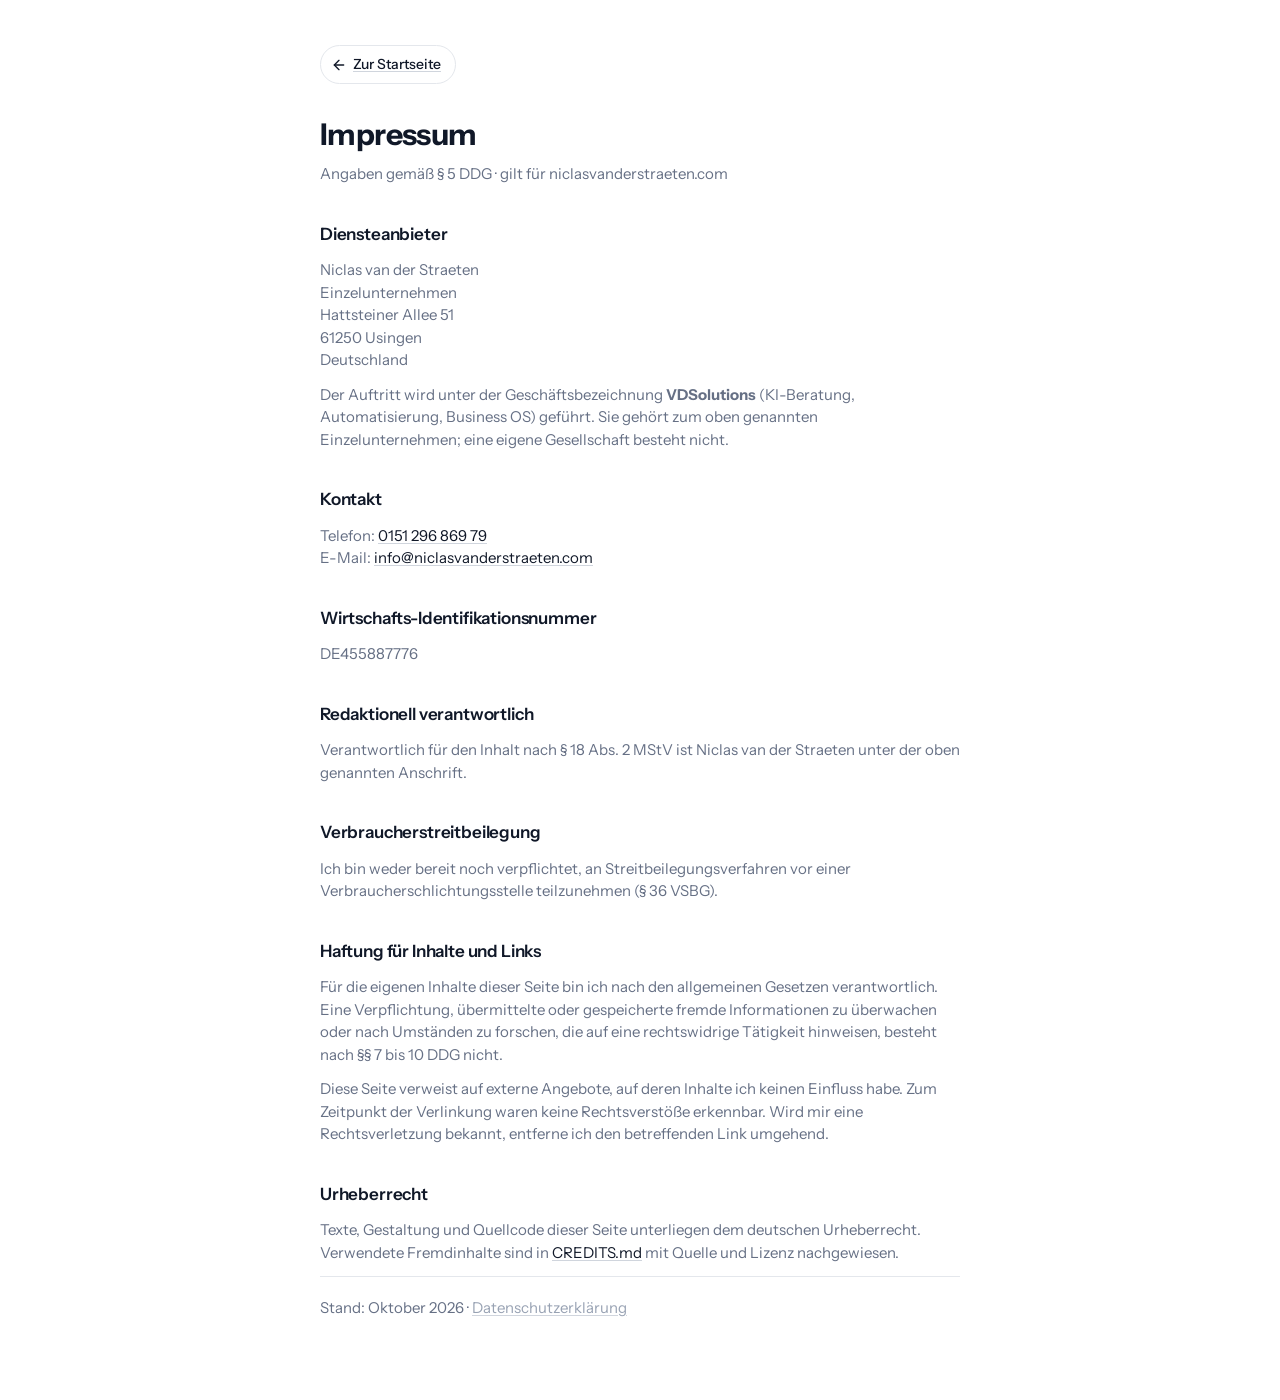
<file: impressum.html>
<!DOCTYPE html>
<html lang="de">
<head>
  <meta charset="UTF-8" />
  <meta name="viewport" content="width=device-width, initial-scale=1.0" />
  <title>Impressum &middot; Niclas van der Straeten</title>
  <meta name="description" content="Anbieterkennzeichnung nach &sect; 5 DDG für niclasvanderstraeten.com." />
  <meta name="robots" content="noindex, follow" />
  <link rel="canonical" href="https://niclasvanderstraeten.com/impressum" />
  <meta name="theme-color" content="#ffffff" />
  <link rel="icon" href="/favicon.ico" sizes="32x32" />
  <link rel="icon" href="/assets/icons/favicon-48.png" type="image/png" sizes="48x48" />
  <link rel="icon" href="/favicon.svg" type="image/svg+xml" />
  <link rel="apple-touch-icon" href="/apple-touch-icon.png" />
  <link rel="preload" href="assets/schriften/instrument-sans-variable.woff2" as="font" type="font/woff2" crossorigin />
  <link rel="stylesheet" href="styles.css" />
  <link rel="stylesheet" href="legal.css" />
</head>
<body>
  <a class="skip-link" href="#main">Zum Inhalt springen</a>

  <main id="main" class="legal">
    <a class="legal-back" href="/">
      <svg viewBox="0 0 24 24" fill="none" stroke="currentColor" stroke-width="2"
           stroke-linecap="round" stroke-linejoin="round" aria-hidden="true"><path d="M19 12H5"/><path d="m12 19-7-7 7-7"/></svg>
      Zur Startseite
    </a>

    <h1>Impressum</h1>
    <p class="legal__meta">Angaben gem&auml;&szlig; &sect; 5 DDG &middot; gilt f&uuml;r niclasvanderstraeten.com</p>

    <section>
      <h2>Diensteanbieter</h2>
      <address>
        Niclas van der Straeten<br />
        Einzelunternehmen<br />
        Hattsteiner Allee 51<br />
        61250 Usingen<br />
        Deutschland
      </address>
      <p>
        Der Auftritt wird unter der Gesch&auml;ftsbezeichnung <strong>VDSolutions</strong>
        (KI-Beratung, Automatisierung, Business OS) gef&uuml;hrt. Sie geh&ouml;rt zum
        oben genannten Einzelunternehmen; eine eigene Gesellschaft besteht nicht.
      </p>
    </section>

    <section>
      <h2>Kontakt</h2>
      <address>
        Telefon: <a href="tel:+4915129686979">0151 296 869 79</a><br />
        E-Mail: <a href="mailto:info@niclasvanderstraeten.com">info@niclasvanderstraeten.com</a>
      </address>
    </section>

    <section>
      <h2>Wirtschafts-Identifikationsnummer</h2>
      <p>DE455887776</p>
    </section>

    <section>
      <h2>Redaktionell verantwortlich</h2>
      <p>
        Verantwortlich f&uuml;r den Inhalt nach &sect; 18 Abs. 2 MStV ist
        Niclas van der Straeten unter der oben genannten Anschrift.
      </p>
    </section>

    <section>
      <h2>Verbraucherstreitbeilegung</h2>
      <p>
        Ich bin weder bereit noch verpflichtet, an Streitbeilegungsverfahren vor
        einer Verbraucherschlichtungsstelle teilzunehmen (&sect; 36 VSBG).
      </p>
    </section>

    <section>
      <h2>Haftung f&uuml;r Inhalte und Links</h2>
      <p>
        F&uuml;r die eigenen Inhalte dieser Seite bin ich nach den allgemeinen
        Gesetzen verantwortlich. Eine Verpflichtung, &uuml;bermittelte oder
        gespeicherte fremde Informationen zu &uuml;berwachen oder nach Umst&auml;nden
        zu forschen, die auf eine rechtswidrige T&auml;tigkeit hinweisen, besteht
        nach &sect;&sect; 7 bis 10 DDG nicht.
      </p>
      <p>
        Diese Seite verweist auf externe Angebote, auf deren Inhalte ich keinen
        Einfluss habe. Zum Zeitpunkt der Verlinkung waren keine Rechtsverst&ouml;&szlig;e
        erkennbar. Wird mir eine Rechtsverletzung bekannt, entferne ich den
        betreffenden Link umgehend.
      </p>
    </section>

    <section>
      <h2>Urheberrecht</h2>
      <p>
        Texte, Gestaltung und Quellcode dieser Seite unterliegen dem deutschen
        Urheberrecht. Verwendete Fremdinhalte sind in
        <a href="https://github.com/niclasvdstr/niclas-portfolio/blob/main/CREDITS.md" target="_blank" rel="noopener noreferrer">CREDITS.md</a>
        mit Quelle und Lizenz nachgewiesen.
      </p>
    </section>

    <p class="legal__footer">
      Stand: Oktober 2026 &middot;
      <a href="/datenschutz">Datenschutzerkl&auml;rung</a>
    </p>
  </main>
</body>
</html>
</file>
<file: styles.css>
/* Instrument Sans ist die einzige Schrift der Seite. Selbst gehostet, nicht
   von Google Fonts: Ein Abruf dort schickte die IP-Adresse jedes Besuchers an
   Google. Variable Dateien decken 400–700 stufenlos ab — so stimmen auch
   Zwischengewichte wie 550 oder 620 exakt. */
@font-face {
  font-family: "Instrument Sans";
  font-style: normal;
  font-weight: 400 700;
  font-display: swap;
  src: url("assets/schriften/instrument-sans-variable.woff2") format("woff2");
}
@font-face {
  font-family: "Instrument Sans";
  font-style: italic;
  font-weight: 400 700;
  font-display: swap;
  src: url("assets/schriften/instrument-sans-italic-variable.woff2") format("woff2");
}

:root {
  /* Light, professional palette (cool neutral, monochrome-led) */
  --surface: #ffffff;
  --tile: #f4f5f7;

  --text: #101828;
  --text-muted: #667085;
  --label: #98a2b3;

  --border: #e4e7ec;
  --border-hover: #d0d5dd;

  /* Abschnitts-Labels: kontraststark, aber dunkler Grauton statt Schwarz */
  --label-strong: #475467;

  /* Primary CTA — confident blue accent */
  --ink: #101828;
  --ink-hover: #1d2433;
  --primary-text: #ffffff;
  --primary-gradient: linear-gradient(90deg, #0039c4 0%, #2b76ff 100%);

  --social: #475467;

  --focus-ring: #0050f6;
  --radius: 10px;
  --gap: 12px;
  --max-w: 480px;

  /* Bühnenfoto: auf dem Handy randlos über die volle Breite, ab 600 px
     mittig in dieser Höhe. Es beginnt direkt unter dem Header — läge es
     darunter, verschwände der Scheitel unter dem Glas (im Foto ist über dem
     Kopf nur ~14 % der Breite Platz). */
  --hero-h: min(56vh, 540px);
  --header-h: 56px;
  --profile-top: var(--header-h);
  /* Abstand zwischen den Buttons und dem dunklen Blatt */
  --section-gap: calc((72px + clamp(52px, 13vw, 72px)) / 2);
}

/* ---------- Markenwechsel: Farben ----------
   Eine Seite, zwei Marken: VDSolutions (Kobaltblau, Standard) und Speed2Lead
   (Smaragdgrün, seit 27.10.2026; vorher Orange). Die Marke steht als
   data-brand am <html>. Jede Farbe, die sich beim Wechsel ändert, ist hier
   registriert — nur so laufen auch Verläufe und Schatten fließend von Blau
   nach Grün, statt umzuspringen. Ohne
   @property-Unterstützung wechseln die Farben sofort, alles andere bleibt
   gleich. Die VDSolutions-Werte sind exakt die bisherigen Farben. */
@property --cta-base { syntax: "<color>"; inherits: true; initial-value: #0050f6; }
@property --cta-edge { syntax: "<color>"; inherits: true; initial-value: #0046dc; }
@property --cta-mid { syntax: "<color>"; inherits: true; initial-value: #1d63ff; }
@property --cta-glow { syntax: "<color>"; inherits: true; initial-value: rgb(225 238 255 / 0.95); }
@property --cta-glow-2 { syntax: "<color>"; inherits: true; initial-value: rgb(150 196 255 / 0.5); }
@property --cta-glow-3 { syntax: "<color>"; inherits: true; initial-value: rgb(88 163 255 / 0); }
@property --cta-ring { syntax: "<color>"; inherits: true; initial-value: rgb(88 163 255 / 0.45); }
@property --cta-drop { syntax: "<color>"; inherits: true; initial-value: rgb(0 80 246 / 0.45); }
@property --badge-drop { syntax: "<color>"; inherits: true; initial-value: rgb(0 30 110 / 0.35); }
@property --badge-drop-2 { syntax: "<color>"; inherits: true; initial-value: rgb(0 30 110 / 0.3); }
@property --badge-tint { syntax: "<color>"; inherits: true; initial-value: rgb(0 60 200 / 0.06); }
@property --badge-edge { syntax: "<color>"; inherits: true; initial-value: rgb(0 40 140 / 0.1); }
@property --badge-inner { syntax: "<color>"; inherits: true; initial-value: rgb(0 40 140 / 0.08); }
@property --name-1 { syntax: "<color>"; inherits: true; initial-value: #003fd2; }
@property --name-2 { syntax: "<color>"; inherits: true; initial-value: #1d63ff; }
@property --name-3 { syntax: "<color>"; inherits: true; initial-value: #3d84ff; }
@property --name-4 { syntax: "<color>"; inherits: true; initial-value: #0050f6; }

:root {
  --cta-base: #0050f6;
  --cta-edge: #0046dc;
  --cta-mid: #1d63ff;
  --cta-glow: rgb(225 238 255 / 0.95);
  --cta-glow-2: rgb(150 196 255 / 0.5);
  --cta-glow-3: rgb(88 163 255 / 0);
  --cta-ring: rgb(88 163 255 / 0.45);
  --cta-drop: rgb(0 80 246 / 0.45);
  --badge-drop: rgb(0 30 110 / 0.35);
  --badge-drop-2: rgb(0 30 110 / 0.3);
  --badge-tint: rgb(0 60 200 / 0.06);
  --badge-edge: rgb(0 40 140 / 0.1);
  --badge-inner: rgb(0 40 140 / 0.08);
  --name-1: #003fd2;
  --name-2: #1d63ff;
  --name-3: #3d84ff;
  --name-4: #0050f6;

  /* Takt des Wechsels: Farben und Höhen ~0,5 s, Texte blenden in zwei
     Schritten über (alt raus, kurz danach neu rein) */
  --brand-dur: 520ms;
  --brand-ease: cubic-bezier(0.32, 0.72, 0, 1);
  --swap-out: 200ms;
  --swap-in: 340ms;
  --swap-delay: 170ms;
  --swap-shift: 6px;

  transition-property:
    --cta-base, --cta-edge, --cta-mid, --cta-glow, --cta-glow-2, --cta-glow-3,
    --cta-ring, --cta-drop, --badge-drop, --badge-drop-2, --badge-tint,
    --badge-edge, --badge-inner, --name-1, --name-2, --name-3, --name-4;
  transition-duration: var(--brand-dur);
  transition-timing-function: var(--brand-ease);
}

/* Speed2Lead: Smaragdgrün #12A06A (hell #1FC184, dunkel #0E8A5B),
   Anthrazit #141414 (seit 27.10.2026, vorher Orange #FF6A24). Der Button
   bekommt dieselben drei Lichtebenen wie der blaue, nur grün. */
:root[data-brand="speed2lead"] {
  --cta-base: #12a06a;
  /* Rand eine Spur dunkler: die dunkle Schrift bleibt dort über 4,5 : 1 */
  --cta-edge: #0f9461;
  --cta-mid: #12a06a;
  --cta-glow: rgb(234 248 241 / 0.95);
  --cta-glow-2: rgb(150 225 192 / 0.5);
  --cta-glow-3: rgb(31 193 132 / 0);
  --cta-ring: rgb(31 193 132 / 0.5);
  --cta-drop: rgb(18 160 106 / 0.42);
  --badge-drop: rgb(5 60 38 / 0.3);
  --badge-drop-2: rgb(5 60 38 / 0.24);
  --badge-tint: rgb(18 160 106 / 0.07);
  --badge-edge: rgb(6 70 45 / 0.12);
  --badge-inner: rgb(6 70 45 / 0.08);
  /* Akzente in der Markenfarbe wie bei VDSolutions: Nachname als heller
     Grünverlauf, damit er auf Anthrazit leuchtet. Gold bleibt nur bei
     „sprechen.“ und der Haarlinie im Kundenstimmen-Blatt. */
  --name-1: #1fc184;
  --name-2: #4fd39e;
  --name-3: #82e2bb;
  --name-4: #2fc98d;
  --accent-glow: #12a06a;
}

* {
  box-sizing: border-box;
}

html {
  -webkit-text-size-adjust: 100%;
  /* clip statt hidden: hidden würde body zum Scroll-Container machen */
  overflow-x: clip;
}

body {
  position: relative;
  margin: 0;
  min-height: 100vh;
  min-height: 100dvh;
  overflow-x: clip;
  /* Oben kein Abstand: den hält .profile, unter dem Sprachschalter */
  padding:
    0
    max(16px, env(safe-area-inset-right))
    max(20px, env(safe-area-inset-bottom))
    max(16px, env(safe-area-inset-left));
  display: flex;
  flex-direction: column;
  align-items: center;
  justify-content: flex-start;
  font-family: "Instrument Sans", system-ui, -apple-system, "Segoe UI", Roboto, sans-serif;
  color: var(--text);
  background: #ffffff;
  line-height: 1.5;
  transition: background-color var(--brand-dur) var(--brand-ease);
}
:root[data-brand="speed2lead"] body {
  background-color: #141414;
}

.skip-link {
  position: absolute;
  left: -9999px;
  top: 0;
  background: var(--ink);
  color: #fff;
  padding: 10px 16px;
  border-radius: 8px;
  z-index: 20;
}
.skip-link:focus {
  left: 16px;
  top: 16px;
}

.card {
  position: relative;
  z-index: 1;
  width: min(100% - 32px, var(--max-w));
  margin-inline: auto;
  /* Füllt die Bildschirmhöhe, damit der Footer unten andocken kann */
  flex: 1 1 auto;
  display: flex;
  flex-direction: column;
}
@media (max-width: 360px) {
  .card {
    width: min(100% - 24px, var(--max-w));
  }
}


/* ---------- Profile ---------- */
.profile {
  /* Teilt den Freiraum mit dem Footer, statt alles nach oben zu drücken */
  margin-top: auto;
  padding-top: var(--profile-top);
  text-align: center;
  display: flex;
  flex-direction: column;
  align-items: center;
}

/* ---------- Abstände ----------
   Gruppen, je weiter auseinander, je weniger sie zusammengehören:
   Person (Bild mit Social-Icons, Name, Rolle), Aktionen (die beiden
   Buttons), dann das dunkle Blatt mit Logos und Kundenstimmen. Innerhalb der
   Person rücken Name und Rolle am engsten zusammen. Die Werte unten sind
   Abstände von Kante zu Kante; sichtbar von Schrift zu Schrift ergibt das
   auf dem Handy etwa 32 · 10 · 34 · 52 px (Bild · Name · Rolle · Buttons ·
   dunkles Blatt), am Desktop 36 · 12 · 40 · 72 px. Die beiden Buttons stehen
   12 px auseinander. */
/* Das Foto läuft unten aus und trägt den Abstand zum Namen selbst — der
   Name rückt in den ausgeblendeten Teil hinein */
.hero {
  margin-bottom: -9vw;
}
@media (min-width: 600px) {
  .hero {
    margin-bottom: -44px;
  }
}
.bio {
  margin: 4px 0 0;
}
/* Unter dem Text die Buttons, darunter mittig der Markenwechsler */
.profile + .link-section {
  margin-top: clamp(28px, 7.6vw, 34px);
}
.voices {
  margin-top: var(--section-gap);
}
.closing-cta {
  /* Im dunklen Blatt unter den Pfeilen, genau so breit wie die Buttons oben
     (Spalte minus Seitenrand von body und .card) */
  width: min(100% - 64px, var(--max-w));
  /* Luft nach unten zur Blattkante: zusammen mit dem Innenabstand des Blatts
     mindestens 84–104 px, weil der Schein des Buttons nach unten fällt. Die
     Luft nach oben trägt der Inhalt darüber (.sheet-body). */
  margin: 0 auto max(0px, clamp(84px, 21vw, 104px) - var(--v-pad-bottom));
}
.sheet-body {
  padding-bottom: clamp(48px, 12vw, 72px);
}
/* Auf dem Handy etwas mehr Luft zu den Pfeilen darüber */
@media (max-width: 767px) {
  .sheet-body {
    padding-bottom: 80px;
  }
}
@media (max-width: 360px) {
  .closing-cta {
    width: calc(100% - 56px);
  }
}

/* ---------- Bühnenfoto ----------
   Das ganze Foto mit Bühnenhintergrund, auf dem Handy randlos über die
   volle Breite und ganz oben angesetzt. Nach unten läuft es ins
   Durchsichtige aus und wird dabei entsättigt (quellen/skripte/
   buehnenfoto_erzeugen.js) — durchsichtig statt weiß, damit es auch auf dem
   gebrochenen Weiß von Speed2Lead ausläuft. Ein Klick öffnet den Dialog
   über mich. */
.hero {
  position: relative;
  width: 100vw;
  margin-inline: calc(50% - 50vw);
}
.hero__button {
  display: block;
  width: 100%;
  padding: 0;
  border: 0;
  background: none;
  line-height: 0;
  cursor: pointer;
}
.hero__img {
  display: block;
  width: 100%;
  height: auto;
  aspect-ratio: 1 / 1;
}
/* Breitere Bildschirme: mittig mit fester Höhe, die Seiten laufen ebenfalls
   aus — über die volle Breite würde das quadratische Foto bis aufs Gesicht
   beschnitten */
@media (min-width: 600px) {
  .hero {
    width: auto;
    margin-inline: auto;
  }
  .hero__img {
    width: auto;
    height: var(--hero-h);
    -webkit-mask-image: linear-gradient(90deg, transparent, #000 16%, #000 84%, transparent);
    mask-image: linear-gradient(90deg, transparent, #000 16%, #000 84%, transparent);
  }
}
.hero__button:focus-visible {
  outline: 3px solid var(--focus-ring);
  outline-offset: -3px;
}

/* Groß, aber nicht fett — die Wirkung kommt aus der Größe und der engen
   Laufweite, nicht aus dem Gewicht. Passt bis 360 px auf eine Zeile; darunter
   bricht der Name nur nach „Niclas", weil der Nachname geschützte Leerzeichen
   trägt und „van der" nie allein am Zeilenende stehen bleibt. */
.name {
  margin: 0;
  font-size: clamp(1.75rem, 7.6vw, 2.375rem);
  font-weight: 600;
  letter-spacing: -0.04em;
  line-height: 1.08;
  color: var(--text);
}
/* Nachname kursiv im Blauverlauf des CTA — dasselbe Muster wie das goldene
   „sprechen.“ in den Kundenstimmen. */
.name__accent {
  font-style: italic;
  font-weight: 680;
  color: var(--name-fallback, var(--name-4));
  /* Platz für den Überhang der Kursiven, ohne den Satz zu verschieben */
  padding-inline: 0.03em 0.09em;
  margin-inline: -0.03em -0.09em;
}
@supports (-webkit-background-clip: text) or (background-clip: text) {
  .name__accent {
    background-image: linear-gradient(100deg, var(--name-1) 0%, var(--name-2) 45%, var(--name-3) 65%, var(--name-4) 100%);
    -webkit-background-clip: text;
    background-clip: text;
    -webkit-text-fill-color: transparent;
    color: transparent;
    -webkit-box-decoration-break: clone;
    box-decoration-break: clone;
  }
}

.bio {
  max-width: 50ch;
}
/* Rolle als ruhige Kopfzeile: klein, gesperrt, in Großbuchstaben — die
   eigentliche Botschaft steht darunter */
/* Die Botschaft im Stil der Untertitel der VDSolutions-Seite: normales
   Gewicht, gedämpftes Anthrazit (6,4 : 1 auf Weiß), ein Begriff kursiv und
   kräftig. Immer eine Zeile — die Schrift richtet sich nach der
   Spaltenbreite, höchstens 15 px (Handy) bzw. 17 px (ab Tablet).
   --claim-em = gemessene Breite des Satzes samt Blitz in em, plus 3 % Luft:
   „Ich mache KI zu Ihrem Wettbewerbsvorteil ⚡“ 20,96 em. Der Speed2Lead-Satz
   „Ich wandle Ihre Leads in Kundengespräche ⚡“ hat dieselben 40 Zeichen und
   ist mit 20,91 em praktisch gleich breit — beide stehen in derselben Größe.
   Eine neue Fassung darf nicht länger sein. */
.bio__claim {
  --claim-em: 21.6;
  --claim-max: 15px;
  margin-top: 8px;
  font-weight: 400;
  line-height: 1.5;
  white-space: nowrap;
  color: #5c5f66;
}
.bio__claim-text {
  display: block;
  font-size: min(var(--claim-max), calc(min(100vw - 64px, var(--max-w)) / var(--claim-em)));
}
@media (max-width: 360px) {
  .bio__claim {
    --claim-max: 14px;
  }
  .bio__claim-text {
    font-size: min(var(--claim-max), calc((100vw - 56px) / var(--claim-em)));
  }
}
@media (min-width: 768px) {
  .bio__claim { --claim-max: 17px; }
}
/* Hervorhebung: kursiv und kräftig in derselben Farbe — wirkt dunkler,
   ohne laut zu sein */
.bio__emphasis {
  font-style: italic;
  font-weight: 650;
}

/* ---------- Header ----------
   Glasleiste über die volle Breite, beim Scrollen oben fixiert. Foto und
   Inhalt laufen beim Scrollen darunter durch: Milchglas aus Unschärfe und
   etwas mehr Sättigung,
   leicht getönt — hell bei VDSolutions, dunkel bei Speed2Lead. Unschärfe
   und Glanz sind in beiden Marken gleich; beim Wechsel gleitet nur die
   Tönung über, die Leiste bleibt also durchgehend Glas. Eine Haarlinie
   unten und ein weicher Schatten lösen sie vom Inhalt.
   Links das Logo der aktiven Marke: beide liegen übereinander in einer
   Rasterzelle und blenden beim Wechsel über. Rechts die Social-Icons
   nebeneinander. Am Desktop sitzt der Inhalt in einer Spalte von höchstens
   1120 px. */
.site-header {
  position: fixed;
  inset: 0 0 auto 0;
  z-index: 10;
  height: calc(var(--header-h) + env(safe-area-inset-top));
  padding-top: env(safe-area-inset-top);
  padding-inline: max(20px, env(safe-area-inset-left)) max(20px, env(safe-area-inset-right));
  display: flex;
  align-items: center;
  justify-content: space-between;
  gap: 16px;
  background-color: rgb(255 255 255 / 0.68);
  /* Glanz: oben eine Spur heller, wie Licht auf der Kante einer Scheibe */
  background-image: linear-gradient(180deg, rgb(255 255 255 / 0.16), rgb(255 255 255 / 0) 70%);
  -webkit-backdrop-filter: blur(18px) saturate(1.8);
  backdrop-filter: blur(18px) saturate(1.8);
  box-shadow:
    inset 0 -1px 0 rgb(16 24 40 / 0.08),
    0 10px 30px -20px rgb(16 24 40 / 0.35);
  transition:
    background-color var(--brand-dur) var(--brand-ease),
    box-shadow var(--brand-dur) var(--brand-ease);
}
/* Sprungziele und Fokus nicht unter der fixierten Leiste verstecken */
html {
  scroll-padding-top: calc(var(--header-h) + 16px);
}
.site-header__logo {
  --logo-h: 17.83px;
  display: grid;
}
.site-header__logo > img {
  --swap-shift: 4px;
  grid-area: 1 / 1;
  justify-self: start;
  align-self: center;
  display: block;
  width: auto;
  height: var(--logo-h);
}
/* Beide Logos optisch gleich groß: gleich breit statt gleich hoch — der
   VDSolutions-Schriftzug ist breiter und kräftiger (688 : 96 gegenüber
   600 : 96), bei gleicher Höhe wirkte er größer */
.site-header__logo > img {
  height: calc(var(--logo-h) * 1.1);
}
/* VDSolutions-Logo (Kobalt): gleich breit wie Speed2Lead (750 : 96
   gegenüber 612 : 96), damit beide gleich groß wirken */
.site-header__logo > img[data-brand-only="vdsolutions"] {
  height: calc(var(--logo-h) * 1.1 * 612 / 750);
}
@media (max-width: 360px) {
  .site-header {
    padding-inline: 16px;
  }
  .site-header__logo {
    --logo-h: 15.5px;
  }
}
@media (min-width: 768px) {
  :root {
    --header-h: 68px;
  }
  .site-header {
    padding-inline: max(32px, calc((100vw - 1120px) / 2));
  }
  .site-header__logo {
    --logo-h: 20.05px;
  }
}
@media (min-width: 1024px) {
  :root {
    --header-h: 76px;
  }
  .site-header__logo {
    --logo-h: 22.28px;
  }
}

/* ---------- Social icons ----------
   Drei gleich große Kreise in den Markenfarben, nebeneinander rechts im
   Header. */
.socials-list {
  display: flex;
  gap: 8px;
  list-style: none;
  margin: 0;
  padding: 0;
}
.socials-list li {
  --chip: 28px;
  display: flex;
}
@media (max-width: 360px) {
  .socials-list {
    gap: 6px;
  }
  .socials-list li {
    --chip: 27px;
  }
}
@media (min-width: 768px) {
  .socials-list {
    gap: 10px;
  }
  .socials-list li {
    --chip: 32px;
  }
}
/* Volle Markenflächen statt weißer Knöpfe: jeder Kreis ganz in der Farbe
   seiner Marke, das Zeichen weiß darauf. Eine feine helle Haarlinie innen
   und ein leichter Glanz oben machen daraus ein Objekt statt eines flachen
   Punkts; der weiche Schatten löst es vom Foto. */
.socials .social-btn {
  --brand: #475467;
  width: var(--chip);
  height: var(--chip);
  border: 0;
  border-radius: 50%;
  color: #ffffff;
  background:
    linear-gradient(180deg, rgb(255 255 255 / 0.22) 0%, rgb(255 255 255 / 0) 55%),
    var(--brand);
  box-shadow:
    inset 0 0 0 1px rgb(255 255 255 / 0.28),
    0 0 0 0.5px rgb(16 24 40 / 0.18),
    0 2px 4px rgb(16 24 40 / 0.12),
    0 8px 18px -6px rgb(16 24 40 / 0.3);
}
.socials .social-btn--linkedin {
  --brand: #0a66c2;
}
.socials .social-btn--youtube {
  --brand: #ff0033;
}
.socials .social-btn--instagram {
  --brand: radial-gradient(circle at 30% 107%, #fdf497 0%, #fdf497 5%, #fd5949 45%,
    #d6249f 60%, #285aeb 90%);
}
.socials .social-btn svg {
  width: calc(var(--chip) * 0.47);
  height: calc(var(--chip) * 0.47);
  filter: none;
  opacity: 1;
}
/* Instagram: das Zeichen weiß statt im Verlauf, der liegt jetzt in der Fläche */
.socials .social-btn--instagram svg path {
  fill: currentColor;
}
.socials .social-btn--youtube svg {
  /* Nur das Play-Dreieck, genau in die Kreismitte: Der Pfad reicht im
     24er-Raster von x 7 bis 21,16, seine Mitte liegt also 2,08 Einheiten
     rechts — um genau diesen Anteil der Icon-Breite zurück */
  width: calc(var(--chip) * 0.42);
  height: calc(var(--chip) * 0.42);
  translate: calc(var(--chip) * 0.42 * -2.08 / 24) 0.5px;
}
@media (hover: hover) and (pointer: fine) {
  .site-header .socials .social-btn:hover {
    transform: translateY(-2px);
    box-shadow:
      inset 0 0 0 1px rgb(255 255 255 / 0.36),
      0 0 0 0.5px rgb(16 24 40 / 0.2),
      0 3px 6px rgb(16 24 40 / 0.14),
      0 12px 22px -8px rgb(16 24 40 / 0.36);
  }
}

.social-btn {
  width: 46px;
  height: 46px;
  display: inline-grid;
  place-items: center;
  border-radius: 13px;
  background: transparent;
  border: 1px solid transparent;
  color: var(--social);
  box-shadow: none;
  transition:
    color 0.18s ease,
    background-color 0.18s ease,
    border-color 0.18s ease,
    box-shadow 0.18s ease,
    transform 0.18s ease;
}
/* Markenfarben: Wiedererkennung schlägt hier die monochrome Zurückhaltung */
.social-btn--linkedin {
  color: #0a66c2;
}
.social-btn--youtube {
  color: #ff0000;
}
/* Instagram hat keine Volltonfarbe — der Verlauf steckt im SVG selbst */
.social-btn--instagram svg path {
  fill: url(#ig-gradient);
}

.social-btn__icon {
  display: inline-flex;
}
.social-btn svg {
  width: 25px;
  height: 25px;
  display: block;
  /* Markenfarben leicht zurückgenommen, damit sie den CTA nicht überstrahlen */
  filter: saturate(0.8);
  opacity: 0.88;
  transition:
    filter 0.18s ease,
    opacity 0.18s ease;
}

/* ---------- Link lists ---------- */
.links-list {
  list-style: none;
  margin: 0;
  padding: 0;
  display: flex;
  flex-direction: column;
  gap: var(--gap);
}

.btn {
  position: relative;
  display: flex;
  align-items: center;
  justify-content: flex-start;
  gap: 14px;
  width: 100%;
  min-height: 68px;
  padding: 12px 18px;
  border-radius: var(--radius);
  font-size: 1rem;
  font-weight: 600;
  text-decoration: none;
  cursor: pointer;
  transition: transform 0.2s ease, background 0.2s ease,
    box-shadow 0.2s ease, border-color 0.2s ease;
}

@media (max-width: 480px) {
  .btn {
    min-height: 64px;
    padding: 10px 14px;
  }
}

.btn__icon {
  display: inline-flex;
  align-items: center;
  justify-content: center;
  flex: 0 0 auto;
  width: 46px;
  height: 46px;
  border-radius: 8px;
  background: var(--tile);
  border: 1px solid var(--border);
  overflow: hidden;
}
.btn__icon svg {
  width: 22px;
  height: 22px;
  display: block;
}
/* Brand logos sit on white so their colours stay crisp */
.btn__icon--image {
  background: #ffffff;
}
.btn__icon--image img {
  width: 100%;
  height: 100%;
  object-fit: cover;
  display: block;
}

/* E-Mail icon — neutral tile, dark outline envelope */
.btn__icon--mail-outline {
  width: 46px;
  height: 46px;
  border-radius: 8px;
  color: var(--text);
  background: var(--tile);
  border: 1px solid var(--border);
}
.btn__icon--mail-outline svg {
  width: 24px;
  height: 24px;
}

.btn__text {
  display: flex;
  flex-direction: column;
  align-items: flex-start;
  justify-content: center;
  gap: 3px;
  min-width: 0;
  text-align: left;
}
.btn__title {
  font-weight: 600;
  line-height: 1.25;
  overflow-wrap: anywhere;
}
.btn__subtitle {
  font-weight: 400;
  font-size: 0.82rem;
  line-height: 1.2;
  color: var(--text-muted);
  overflow-wrap: anywhere;
}

.btn__chevron {
  display: inline-flex;
  align-items: center;
  flex: 0 0 auto;
  margin-left: auto;
  padding-left: 6px;
  opacity: 0.35;
  transition: transform 0.2s ease, opacity 0.2s ease;
}
.btn__chevron svg {
  width: 18px;
  height: 18px;
  display: block;
}

/* Shared focus state — visible without relying on colour alone */
.btn:focus-visible,
.social-btn:focus-visible,
.skip-link:focus-visible {
  outline: 3px solid var(--focus-ring);
  outline-offset: 3px;
}

/* ---------- Haupt-Button (Primary CTA) ----------
   Im Stil der VDSolutions-Landingpage: blaue Pille mit Tiefe — heller Schein
   von unten, Lichtpunkt oben in der Mitte, zu den Seiten dunkleres Blau,
   darüber Kontur, Schatten und eine Lichtkante. Wiederverwendbar als <a>. */
.cta {
  /* Farben aus dem Abschnitt „Markenwechsel“: Blau bei VDSolutions, Grün
     bei Speed2Lead, dazwischen fließend */
  --cta-blue: var(--cta-base);
  --cta-surface:
    radial-gradient(55% 95% at 50% 125%, var(--cta-glow) 0%, var(--cta-glow-2) 32%, var(--cta-glow-3) 68%),
    radial-gradient(28% 130% at 50% -30%, var(--cta-sheen, rgb(255 255 255 / 0.3)) 0%, rgb(255 255 255 / 0) 70%),
    linear-gradient(90deg, var(--cta-edge) 0%, var(--cta-mid) 50%, var(--cta-edge) 100%);
  --cta-shadow:
    0 0 0 1.5px var(--cta-ring),
    0 16px 32px -16px var(--cta-drop),
    inset 0 1px 0 var(--cta-light, rgb(255 255 255 / 0.32));
  --cta-focus: #0050f6;
  --cta-font: "Instrument Sans", system-ui, -apple-system, sans-serif;
  --cta-size: 15.5px;
  --cta-gap: 8px;
  --cta-pad-x: 16px;
  --cta-min-h: 58px;
  --cta-arrow: 18px;
  --cta-ease: 180ms cubic-bezier(0.2, 0.7, 0.2, 1);

  display: flex;
  align-items: center;
  justify-content: center;
  gap: var(--cta-gap);
  width: 100%;
  min-height: var(--cta-min-h);
  padding: 14px var(--cta-pad-x);
  border: 0;
  border-radius: 999px;
  background-color: var(--cta-blue);
  background-image: var(--cta-surface);
  box-shadow: var(--cta-shadow);
  color: #ffffff;
  font-family: var(--cta-font);
  font-size: var(--cta-size);
  font-weight: 550;
  line-height: 1.2;
  letter-spacing: -0.005em;
  text-align: center;
  text-decoration: none;
  text-shadow: 0 1px 2px rgb(0 30 110 / 0.28);
  text-wrap: balance;
  cursor: pointer;
  -webkit-tap-highlight-color: transparent;
  touch-action: manipulation;
  transition: filter var(--cta-ease), transform var(--cta-ease);
}
.cta__arrow {
  flex: none;
  width: var(--cta-arrow);
  height: var(--cta-arrow);
  transition: transform var(--cta-ease);
}
/* Unter 360 px fällt der Pfeil weg, damit die Beschriftung einzeilig bleibt */
@media (max-width: 359px) {
  .cta__arrow { display: none; }
}
@media (min-width: 360px) {
  .cta { --cta-size: 16px; }
}
@media (min-width: 400px) {
  .cta {
    --cta-size: 17px;
    --cta-gap: 10px;
    --cta-pad-x: 22px;
    --cta-arrow: 20px;
  }
}
@media (min-width: 768px) {
  .cta { --cta-min-h: 60px; }
}
@media (min-width: 1024px) {
  .cta {
    --cta-size: 18px;
    --cta-min-h: 62px;
  }
}
@media (hover: hover) {
  .cta:hover {
    filter: brightness(1.07) saturate(1.05);
  }
  .cta:hover .cta__arrow {
    transform: translateX(3px);
  }
}
.cta:active {
  filter: brightness(0.96);
  transform: scale(0.985);
}
.cta:focus-visible {
  outline: 2px solid var(--cta-focus);
  outline-offset: 9px;
}
/* Auf dunklem Grund ein helleres Blau für den Fokusring */
.voices .cta {
  --cta-focus: #5b98ff;
}

/* Zweitvariante: dieselbe Pille in Anthrazit. Gleiche Form, Schrift und Tiefe
   wie der Termin-Button, nur ohne Blau — das bleibt dem Termin vorbehalten.
   Die drei Ebenen der Fläche sind dieselben, in neutralem Grau. */
.cta--dark {
  --cta-blue: #141414;
  --cta-surface:
    radial-gradient(55% 95% at 50% 125%, rgb(255 255 255 / 0.14) 0%, rgb(255 255 255 / 0.05) 32%, rgb(255 255 255 / 0) 68%),
    radial-gradient(28% 130% at 50% -30%, rgb(255 255 255 / 0.16) 0%, rgb(255 255 255 / 0) 70%),
    linear-gradient(90deg, #0e0e0e 0%, #1f1f1f 50%, #0e0e0e 100%);
  --cta-shadow:
    0 0 0 1.5px rgb(0 0 0 / 0.08),
    0 16px 32px -16px rgb(0 0 0 / 0.5),
    inset 0 1px 0 rgb(255 255 255 / 0.16);
  text-shadow: 0 1px 2px rgb(0 0 0 / 0.4);
}

/* Angekündigt, noch nicht verlinkt: sieht aus wie ein Button und hüpft mit
   (Wunsch vom 23.10.2026), reagiert aber nicht — kein Aufhellen, kein
   Eindrücken */
.cta.cta--soon {
  cursor: default;
}
.cta--soon:hover,
.cta--soon:active {
  filter: none;
  transform: none;
}

/* Einzeilig auf jeder Breite. „Kostenloses Erstgespräch" ist 12,04-mal so
   breit wie die Schriftgröße (die englische Fassung ist kürzer). Die Schrift
   richtet sich nach der Breite der Pille (Container-Einheit cqi) minus
   Innenabstand und Pfeil — höchstens bis zur Stufe des Buttons.
   12,4 = gemessene 12,04 plus 3 % Luft. Ändert sich der Text, muss dieser
   Faktor neu gemessen werden. */
.links-list > li {
  container-type: inline-size;
}
.cta {
  --cta-reserve: calc(2 * var(--cta-pad-x) + var(--cta-arrow) + var(--cta-gap));
}
@media (max-width: 359px) {
  /* Dort ist der Pfeil ausgeblendet */
  .cta { --cta-reserve: calc(2 * var(--cta-pad-x)); }
}
.cta__label {
  white-space: nowrap;
  font-size: min(1em, calc((100cqi - var(--cta-label-reserve, var(--cta-reserve))) / var(--cta-fit, 12.4)));
}

/* Logo als Beschriftung, mittig in der Pille */
.cta__logo {
  display: block;
  flex: none;
  width: auto;
  height: 15px;
  filter: drop-shadow(0 1px 2px rgb(0 0 0 / 0.35));
}
@media (min-width: 400px) {
  .cta__logo { height: 17px; }
}
@media (min-width: 1024px) {
  .cta__logo { height: 19px; }
}


/* ---------- Markenzeichen links in den Buttons ----------
   Ein runder Badge sitzt fest am linken Rand der Pille (Calendly oben,
   VDSolutions unten). Die Beschriftung rückt um seine Breite nach rechts. */
.has-badge {
  --badge: 42px;
  --badge-inset: 8px;
  position: relative;
  padding-left: calc(var(--badge-inset) * 2 + var(--badge));
}
.btn-badge {
  position: absolute;
  left: var(--badge-inset);
  top: 50%;
  translate: 0 -50%;
  width: var(--badge);
  height: var(--badge);
  border-radius: 50%;
  overflow: hidden;
}
.btn-badge img {
  position: absolute;
  inset: 0;
  display: block;
  width: 100%;
  height: 100%;
  object-fit: cover;
}
/* Wie ein kleiner Knopf aus Glas: Glanz oben, feine Innenkante, leichter
   Schatten unten innen — liegt über dem Bild */
.btn-badge::after {
  content: "";
  position: absolute;
  inset: 0;
  border-radius: inherit;
  background: linear-gradient(180deg, rgb(255 255 255 / 0.28) 0%, rgb(255 255 255 / 0.06) 42%, rgb(255 255 255 / 0) 55%);
  box-shadow:
    inset 0 0 0 1px rgb(255 255 255 / 0.22),
    inset 0 -2px 4px rgb(0 0 0 / 0.12);
  pointer-events: none;
}
/* Auf dem blauen Button: weiße Scheibe, abgesetzt durch eine feine helle
   Kante (1 px wie beim VDS-Zeichen) und einen blauen Schatten */
.cta .btn-badge {
  box-shadow:
    0 0 0 1px rgb(255 255 255 / 0.45),
    0 3px 8px var(--badge-drop),
    0 1px 2px var(--badge-drop-2);
}
.cta .btn-badge::after {
  background: linear-gradient(180deg, rgb(255 255 255 / 0) 55%, var(--badge-tint) 100%);
  box-shadow:
    inset 0 0 0 1px var(--badge-edge),
    inset 0 -2px 4px var(--badge-inner);
}
/* Auf dem weißen Button: dunkle Scheibe mit feiner Außenkante und weichem
   Schatten. 2 px größer als die weiße Calendly-Scheibe, weil Dunkel auf Hell
   kleiner wirkt als Hell auf Dunkel; die Mitte bleibt auf derselben Linie. */
.btn-secondary.has-badge {
  --badge: 44px;
  --badge-inset: 7px;
}
@media (max-width: 359px) {
  .btn-secondary.has-badge { --badge: 40px; --badge-inset: 6px; }
}
.btn-secondary .btn-badge {
  box-shadow:
    0 0 0 1px rgb(16 24 40 / 0.1),
    0 4px 10px -2px rgb(16 24 40 / 0.3),
    0 1px 2px rgb(16 24 40 / 0.2);
}
@media (max-width: 359px) {
  .has-badge { --badge: 38px; --badge-inset: 7px; }
  .cta.has-badge { --cta-reserve: calc(var(--badge-inset) * 2 + var(--badge) + var(--cta-pad-x)); }
}

/* ---------- Zweitbutton (hell) ----------
   Ruhig und hochwertig im Apple-Stil: weiße Pille mit feiner Kontur und
   weichem, bläulichem Schatten, Schrift und Pfeil in Anthrazit. So bleibt der
   blaue Termin-Button allein vorn. Gleich breit wie er, untereinander. */
.btn-secondary {
  display: flex;
  align-items: center;
  /* safe: reicht der Platz nicht, läuft nichts nach links über das Zeichen */
  justify-content: safe center;
  gap: 10px;
  width: 100%;
  height: 58px;
  /* rechts etwas weniger — der Pfeil bringt optisch Luft mit */
  padding: 0 22px 0 26px;
  border-radius: 999px;
  background: #ffffff;
  /* Kontur als Schatten statt border: kein Layout-Versatz */
  box-shadow:
    0 0 0 1px #e8eaf0,
    0 10px 22px -16px rgb(16 36 84 / 0.35);
  color: #141414;
  font-size: 0.96875rem;
  font-weight: 550;
  line-height: 1;
  text-decoration: none;
  transition:
    box-shadow 180ms cubic-bezier(0.2, 0.7, 0.2, 1),
    background-color var(--brand-dur) var(--brand-ease),
    color var(--brand-dur) var(--brand-ease);
}
/* Mit Zeichen links: Beschriftung rückt um dessen Breite nach rechts, gleich
   wie beim Termin-Button, damit die Texte fluchten */
.btn-secondary.has-badge {
  padding-left: calc(var(--badge-inset) * 2 + var(--badge));
}
.btn-secondary {
  /* Platz neben der Beschriftung: Innenabstände, Pfeil und Lücke */
  --sec-reserve: calc(var(--badge-inset, 13px) * 2 + var(--badge, 0px) + 22px + 18px + 10px);
}
/* Wie beim Termin-Button: einzeilig und nie breiter als der Platz. Die
   Schrift passt sich der Breite der Pille an (cqi), höchstens bis zur
   eingestellten Stufe. Sonst lief der Text bei knapper Breite und etwas
   breiterer Schrift (Safari) nach links über das VDS-Zeichen.
   12,9 = gemessene 12,25 für „Unsere Website besuchen“ plus 5 % Luft. */
.btn-secondary__label {
  white-space: nowrap;
  font-size: min(1em, calc((100cqi - var(--sec-reserve)) / var(--sec-fit, 12.9)));
}
/* Unter 360 px fällt der Pfeil weg wie beim Termin-Button, damit die
   Beschriftung einzeilig bleibt */
@media (max-width: 359px) {
  .btn-secondary__icon { display: none; }
  .btn-secondary {
    padding-right: 16px;
    --sec-reserve: calc(var(--badge-inset, 13px) * 2 + var(--badge, 0px) + 16px);
  }
}
/* Schriftgröße in denselben Stufen wie der Termin-Button, damit beide
   Beschriftungen gleich lang wirken */
@media (min-width: 360px) {
  .btn-secondary { font-size: 16px; }
}
@media (min-width: 400px) {
  .btn-secondary { font-size: 17px; }
}
@media (min-width: 768px) {
  .btn-secondary { height: 60px; }
}
@media (min-width: 1024px) {
  .btn-secondary { height: 54px; font-size: 18px; }
}
.btn-secondary__logo {
  display: block;
  flex: none;
  width: auto;
  height: 16px;
}
@media (min-width: 400px) {
  .btn-secondary__logo { height: 17px; }
}
.btn-secondary__icon {
  width: 18px;
  height: 18px;
  fill: none;
  stroke: currentColor;
  stroke-width: 1.8;
  stroke-linecap: round;
  stroke-linejoin: round;
  transition: transform 180ms cubic-bezier(0.2, 0.7, 0.2, 1);
}
/* Nur mit Maus und nur mit Ziel: Kontur leicht blau, Pfeil gleitet nach rechts */
@media (hover: hover) {
  .btn-secondary[href]:hover {
    box-shadow:
      0 0 0 1px rgb(0 80 246 / 0.35),
      0 12px 26px -16px rgb(16 36 84 / 0.4);
  }
  .btn-secondary[href]:hover .btn-secondary__icon {
    transform: translateX(3px);
  }
}
.btn-secondary:focus-visible {
  outline: 2px solid #0050f6;
  outline-offset: 4px;
}
/* Angekündigt, noch nicht verlinkt: sieht gleich aus, reagiert aber nicht */
.btn-secondary--soon {
  cursor: default;
}
@media (prefers-reduced-motion: reduce) {
  .btn-secondary,
  .btn-secondary__icon {
    transition: none;
  }
}

/* ---------- Ankündigung (noch nicht verlinkt) ---------- */
.btn--soon {
  cursor: default;
  color: var(--text-muted);
  box-shadow: 0 1px 2px rgba(16, 24, 40, 0.04);
}
.btn--soon .btn__icon--image img {
  filter: grayscale(1);
  opacity: 0.8;
}
.btn--soon .btn__subtitle {
  color: var(--label);
}

/* ---------- VDSolutions variant (dunkle Markenfläche) ----------
   Steht nach .btn--soon, damit die dunkle Fläche die gedämpften Farben
   der Ankündigungs-Kachel überschreibt. */
.btn--vds {
  color: #ffffff;
  /* Sehr dunkles Anthrazit statt Schwarz, Schatten flacher als beim CTA:
     die Kachel bleibt eine Dark Card, führt aber nicht. */
  background: #161a24;
  border: 1px solid rgba(255, 255, 255, 0.07);
  box-shadow:
    0 1px 2px rgba(16, 24, 40, 0.05),
    0 4px 12px rgba(16, 24, 40, 0.1);
}
.btn--vds .btn__subtitle {
  color: rgba(255, 255, 255, 0.52);
}
.btn--vds .btn__icon--image img {
  filter: none;
  opacity: 1;
}

/* ---------- Über mich (Dialog) ----------
   Liegt über der Seite statt in ihr: der Fließtext würde den Stapel sonst
   auseinanderziehen und den CTA nach unten drücken. Ein- und Ausblenden
   laufen über @starting-style, damit auch das Schließen animiert. */
.about-dialog {
  flex-direction: column;
  width: min(430px, calc(100vw - 32px));
  max-height: min(84vh, 680px);
  padding: 0;
  border: 1px solid var(--border);
  border-radius: 22px;
  background: var(--surface);
  box-shadow: 0 24px 64px rgba(16, 24, 40, 0.24);
  opacity: 0;
  transform: translateY(14px) scale(0.97);
  transition:
    opacity 0.3s ease,
    transform 0.3s cubic-bezier(0.22, 1, 0.36, 1),
    overlay 0.3s allow-discrete,
    display 0.3s allow-discrete;
}
/* display erst hier: sonst überschriebe es das display:none des Browsers
   für den geschlossenen Dialog */
.about-dialog[open] {
  display: flex;
  opacity: 1;
  transform: none;
}
@starting-style {
  .about-dialog[open] {
    opacity: 0;
    transform: translateY(14px) scale(0.97);
  }
}

.about-dialog::backdrop {
  background: rgba(16, 24, 40, 0.5);
  backdrop-filter: blur(4px);
  opacity: 0;
  transition:
    opacity 0.3s ease,
    overlay 0.3s allow-discrete,
    display 0.3s allow-discrete;
}
.about-dialog[open]::backdrop {
  opacity: 1;
}
@starting-style {
  .about-dialog[open]::backdrop {
    opacity: 0;
  }
}

/* Die Seite darunter soll nicht mitscrollen, während der Dialog offen ist */
body:has(.about-dialog[open]) {
  overflow: hidden;
}

/* Kopfzeile außerhalb des Scrollbereichs: Überschrift und Schließen-Knopf
   bleiben stehen, damit man mitten im Text weiß, worum es geht und wie man
   wieder herauskommt. */
.about-dialog__bar {
  flex: 0 0 auto;
  display: flex;
  align-items: center;
  gap: 8px;
  /* Links bündig mit dem Fließtext darunter; rechts darf es enger sein,
     damit die Überschrift auf schmalen Geräten in eine Zeile passt. */
  padding: 14px clamp(10px, 3vw, 20px) 14px clamp(22px, 5vw, 30px);
  border-bottom: 1px solid var(--border);
}
.about-dialog__title {
  margin: 0;
  margin-right: auto;
  color: var(--text);
  /* Muss neben dem Schließen-Knopf in eine Zeile passen; auf schmalen
     Geräten reicht die Breite dafür erst bei der kleineren Stufe. */
  font-size: clamp(0.86rem, 3.4vw, 1.04rem);
  font-weight: 600;
  letter-spacing: -0.015em;
  line-height: 1.35;
}
.about-dialog__close {
  display: grid;
  place-items: center;
  width: 32px;
  height: 32px;
  padding: 0;
  border: 0;
  border-radius: 50%;
  background: none;
  color: var(--label);
  cursor: pointer;
  transition: color 0.18s ease, background-color 0.18s ease;
}
.about-dialog__close svg {
  width: 17px;
  height: 17px;
}
.about-dialog__close:focus-visible {
  outline: 3px solid var(--focus-ring);
  outline-offset: 2px;
}

@media (hover: hover) and (pointer: fine) {
  .about-dialog__close:hover {
    color: var(--text);
    background-color: rgba(16, 24, 40, 0.06);
  }
}

.about {
  /* min-height: 0 lässt das Flex-Kind schrumpfen, sonst scrollt es nicht */
  min-height: 0;
  overflow-y: auto;
  overscroll-behavior: contain;
  padding: 18px clamp(22px, 5vw, 30px) 40px;
  text-align: left;
  color: var(--text-muted);
  font-size: 0.88rem;
  line-height: 1.72;
  /* Weicher Auslauf an der Unterkante: zeigt, dass der Text weitergeht,
     statt ihn hart abzuschneiden. Der Innenabstand unten ist größer als
     der Verlauf, damit die letzte Zeile am Ende voll deckend steht. */
  mask-image: linear-gradient(to bottom, #000 calc(100% - 32px), transparent);
}
/* Werdegang als Zeitstrahl: die Jahreszahlen tragen die Struktur, der
   Strich verbindet sie zu einem Weg statt zu einer losen Liste. */
.timeline {
  margin: 0;
  padding: 0;
  list-style: none;
}
.timeline__step {
  position: relative;
  display: grid;
  grid-template-columns: auto 1fr;
  align-items: baseline;
  gap: 0 9px;
  /* Platz links für Punkt und Linie */
  padding: 0 0 16px 22px;
}
.timeline__step:last-child {
  padding-bottom: 0;
}
/* Farbverlauf des Werdegangs: je Schritt die eigene Farbe (--dot) und die des
   folgenden (--dot-next). Der Strich blendet zwischen beiden über, dadurch
   wirkt die Kette trotz einzeln gefärbter Abschnitte wie ein Verlauf. */
/* Farbreihe von hell (Anfang) nach satt (heute) in der Markenfarbe:
   Kobalt bei VDSolutions, Grün bei Speed2Lead */
.timeline {
  --tl-1: #d8e7fc; --tl-2: #b7d2f8; --tl-3: #8fb8f3; --tl-4: #5f98ea;
  --tl-5: #357be3; --tl-6: #1565e0; --tl-7: #0048a4;
  --tl-halo: rgb(53 123 227 / 0.16);
}
:root[data-brand="speed2lead"] .timeline {
  --tl-1: #d6f5e7; --tl-2: #ade9cf; --tl-3: #7fdcb6; --tl-4: #4fcc9a;
  --tl-5: #1fc184; --tl-6: #12a06a; --tl-7: #0e8a5b;
  --tl-halo: rgb(18 160 106 / 0.16);
}
.timeline__step:nth-child(1) { --dot: var(--tl-1); --dot-next: var(--tl-2); --enter: 0.16s; }
.timeline__step:nth-child(2) { --dot: var(--tl-2); --dot-next: var(--tl-3); --enter: 0.28s; }
.timeline__step:nth-child(3) { --dot: var(--tl-3); --dot-next: var(--tl-4); --enter: 0.40s; }
.timeline__step:nth-child(4) { --dot: var(--tl-4); --dot-next: var(--tl-5); --enter: 0.52s; }
.timeline__step:nth-child(5) { --dot: var(--tl-5); --dot-next: var(--tl-6); --enter: 0.64s; }
.timeline__step:nth-child(6) { --dot: var(--tl-6); --dot-next: var(--tl-7); --enter: 0.76s; }
.timeline__step:nth-child(7) { --dot: var(--tl-7);                        --enter: 0.88s; }

/* Punkt */
.timeline__step::before {
  content: "";
  position: absolute;
  left: 0;
  /* an der Mittellinie der ersten Textzeile ausgerichtet */
  top: 0.42em;
  width: 12px;
  height: 12px;
  border-radius: 50%;
  background: var(--dot);
}
/* Verbindungsstrich zum nächsten Punkt */
.timeline__step::after {
  content: "";
  position: absolute;
  /* mittig unter dem 12px breiten Punkt */
  left: 5px;
  top: calc(0.42em + 12px);
  bottom: 1px;
  width: 2px;
  background: linear-gradient(to bottom, var(--dot), var(--dot-next));
}

/* ---------- Aufbau des Werdegangs beim Öffnen ----------
   Der Dialog ist geschlossen display:none; beim Öffnen gilt er als neu
   eingeblendet und die Animationen starten von selbst wieder — deshalb
   braucht es dafür kein JavaScript.

   Reihenfolge je Schritt: Punkt setzen, Text dazu, dann wächst die Linie
   zum nächsten Punkt. Dadurch liest es sich als ein Weg, der entsteht. */
@keyframes timelineRow {
  from {
    opacity: 0;
    transform: translateY(8px);
  }
  to {
    opacity: 1;
    transform: translateY(0);
  }
}
@keyframes timelineDot {
  from {
    opacity: 0;
    transform: scale(0.2);
  }
  to {
    opacity: 1;
    transform: scale(1);
  }
}
@keyframes timelineLine {
  from {
    transform: scaleY(0);
  }
  to {
    transform: scaleY(1);
  }
}

.timeline__step {
  animation: timelineRow 0.6s cubic-bezier(0.22, 1, 0.36, 1) both;
  animation-delay: var(--enter);
}
.timeline__step::before {
  /* leichter Überschwung, damit der Punkt „einrastet“ statt nur aufzutauchen */
  animation: timelineDot 0.5s cubic-bezier(0.34, 1.56, 0.64, 1) both;
  animation-delay: var(--enter);
}
.timeline__step::after {
  transform-origin: top;
  animation: timelineLine 0.45s cubic-bezier(0.33, 1, 0.68, 1) both;
  /* erst wenn der Punkt steht, läuft die Linie weiter nach unten */
  animation-delay: calc(var(--enter) + 0.16s);
}
.about-links {
  animation: timelineRow 0.6s cubic-bezier(0.22, 1, 0.36, 1) both;
  /* schließt an den letzten Schritt (0.88s) an */
  animation-delay: 1s;
}
.timeline__step:last-child::after {
  display: none;
}
/* Heute: Hof um den kräftigsten Punkt, damit das Auge am Ziel hängen bleibt */
.timeline__step--current::before {
  box-shadow: 0 0 0 4px var(--tl-halo);
}
.timeline__year {
  /* gleiche Ziffernbreite, damit die Jahre exakt untereinander stehen */
  font-variant-numeric: tabular-nums;
  font-size: 0.78rem;
  font-weight: 600;
  letter-spacing: 0.02em;
  color: var(--label);
  line-height: 1.6;
}
.timeline__label {
  color: var(--text-muted);
  font-size: 0.86rem;
  line-height: 1.55;
}
.timeline__step--current .timeline__year,
.timeline__step--current .timeline__label {
  color: var(--text);
}
.timeline__step--current .timeline__label {
  font-weight: 500;
}

/* Unter 340px reicht die Spalte für den längsten Einzeiler nicht mehr;
   dann lieber Jahr über die Zeile als ein Umbruch mitten im Text. */
@media (max-width: 340px) {
  .timeline__step {
    grid-template-columns: 1fr;
    gap: 1px;
  }
}

/* Termin-Button am Ende der Geschichte: Trennlinie darüber, ohne Hüpfer —
   im Dialog wäre Bewegung aufdringlich, der Lichtreflex bleibt */
.about-links {
  margin-top: 20px;
  padding-top: 20px;
  border-top: 1px solid var(--border);
}
.about-links .cta {
  animation: none;
}

/* ---------- Staggered entrance (once, on load) ----------
   Die Seite baut sich von oben nach unten auf: Porträt, Name, Text,
   Kanäle, dann die Abschnitte. Die Buttons tragen die Bewegung auf dem
   <li>, damit die Fläche selbst für Hover und Puls frei bleibt. */
@keyframes slideInUp {
  from {
    opacity: 0;
    transform: translateY(20px);
  }
  to {
    opacity: 1;
    transform: translateY(0);
  }
}
/* Das Bühnenfoto ist randlos: Statt aus einer Verkleinerung (die seine
   Kanten zeigen würde) blendet es weich auf und zoomt dabei minimal heraus. */
@keyframes heroReveal {
  from {
    opacity: 0;
    transform: scale(1.04);
  }
  to {
    opacity: 1;
    transform: scale(1);
  }
}

.hero__img,
.hero-title,
.bio,
.brand-switch-row,
#main-links > li,
.footer {
  animation: slideInUp 0.8s cubic-bezier(0.22, 1, 0.36, 1) both;
  animation-delay: var(--enter);
}

.hero__img {
  animation-name: heroReveal;
  animation-duration: 1s;
  transform-origin: 50% 30%;
  --enter: 0s;
}
.hero-title {
  --enter: 0.17s;
}
.bio {
  --enter: 0.28s;
}
.brand-switch-row {
  --enter: 0.83s;
}
#main-links > li:nth-child(1) {
  --enter: 0.61s;
}
#main-links > li:nth-child(2) {
  --enter: 0.72s;
}
.footer {
  --enter: 0.83s;
}

/* Periodische Einladung alle 5 s: der Button hüpft 4 px hoch und federt
   einmal leicht nach (0–17 % des Takts), direkt danach läuft der
   Glanzstreifen (siehe „Lichtreflex“), dann Ruhe. Der Button trägt die
   Bewegung selbst; die Einblendung beim Laden sitzt auf dem <li> und kommt
   sich damit nicht in die Quere. */
@keyframes ctaBounce {
  0% {
    transform: translateY(0);
    animation-timing-function: ease-out;
  }
  5% {
    transform: translateY(-4px);
    animation-timing-function: ease-in;
  }
  10% {
    transform: translateY(0);
    animation-timing-function: ease-out;
  }
  13.5% {
    transform: translateY(-1.5px);
    animation-timing-function: ease-in;
  }
  17%, 100% {
    transform: translateY(0);
  }
}
/* Startet erst, wenn der Aufbau der Seite durch ist (letztes Element ~1,65 s).
   Unter der Maus und beim Drücken setzen Hüpfer und Glanz aus (sonst
   überschreibt der Hüpfer deren transform) und beginnen danach gemeinsam
   von vorn. */
.cta {
  animation: ctaBounce 5s 2.6s infinite;
}
.cta:active,
.cta:active::after {
  animation: none;
}
@media (hover: hover) {
  .cta:hover,
  .cta:hover::after {
    animation: none;
  }
}

/* ---------- Hover / active micro-interactions ---------- */
@media (hover: hover) and (pointer: fine) {
  .social-btn:hover {
    transform: translateY(-3px);
    background-color: rgba(16, 24, 40, 0.04);
    border-color: var(--border);
    box-shadow: 0 4px 12px rgba(16, 24, 40, 0.08);
  }
  .social-btn:hover svg {
    filter: none;
    opacity: 1;
  }

  .btn:hover .btn__chevron {
    transform: translateX(4px);
    opacity: 0.6;
  }

}

.btn:active {
  transform: translateY(0);
}

/* ---------- Section (business / contact) ---------- */
.link-section {
  display: flex;
  flex-direction: column;
  gap: var(--gap);
}


/* ---------- Kundenlogos: Laufband ----------
   Oben im dunklen Kundenstimmen-Blatt, ohne Überschrift.
   Ruhig und ohne Fläche, Rahmen oder Linien — sichtbar sind nur die Logos.
   Auf dem Anthrazit verschwänden die schwarzen Wortmarken, deshalb stehen
   alle einheitlich in gedämpftem Weiß. Kein
   JavaScript: Die Spur (.track) hält zwei identische Gruppen und wandert um
   genau eine davon (-50 %), danach beginnt die Animation unsichtbar von
   vorn. Das padding-right jeder Gruppe muss dem gap entsprechen, sonst
   ruckelt der Übergang. */
.logos {
  --logo-base: 24px;
  --logo-gap: 40px;
  width: min(100%, 1180px);
  /* Das Polster des Bands oben zieht die Blattkante schon mit; nach unten
     derselbe Abstand wie zwischen Kopf und Video-Bühne */
  margin: calc(-1 * var(--v-pad-top) / 2) auto var(--v-stage-gap);
}
@media (min-width: 768px) {
  .logos {
    --logo-base: 30px;
    --logo-gap: 56px;
  }
}
@media (min-width: 1024px) {
  .logos {
    --logo-base: 32px;
    --logo-gap: 72px;
  }
}
.marquee {
  overflow: hidden;
  padding-block: 20px;
  /* Ränder weich ausblenden */
  -webkit-mask-image: linear-gradient(90deg, transparent 0%, #000 14%, #000 86%, transparent 100%);
  mask-image: linear-gradient(90deg, transparent 0%, #000 14%, #000 86%, transparent 100%);
}
@media (min-width: 768px) {
  .marquee {
    padding-block: 26px;
  }
}
@media (min-width: 1024px) {
  .marquee {
    padding-block: 30px;
  }
}
.track {
  display: flex;
  width: max-content;
  animation: marquee 72s linear infinite;
}
@keyframes marquee {
  to {
    transform: translateX(-50%);
  }
}
.group {
  display: flex;
  flex: none;
  align-items: center;
  gap: var(--logo-gap);
  padding-right: var(--logo-gap);
  margin: 0;
  padding-left: 0;
  list-style: none;
}
.group li {
  display: flex;
  flex: none;
  align-items: center;
}
.group img {
  display: block;
  width: auto;
  height: calc(var(--logo-base) * var(--logo-scale, 1));
  /* Einfarbig weiß, leicht zurückgenommen */
  filter: brightness(0) invert(1);
  opacity: 0.72;
}
/* Mit Maus: Überfahren hält das Band an */
@media (hover: hover) {
  .marquee:hover .track {
    animation-play-state: paused;
  }
}
/* Weniger Bewegung: stehende, umbrechende Reihe, nur die erste Ausgabe */
@media (prefers-reduced-motion: reduce) {
  .marquee {
    /* Ohne Randmaske bräuchten die äußeren Logos sonst Abstand zum Rand */
    padding-inline: 16px;
    -webkit-mask-image: none;
    mask-image: none;
  }
  .track {
    width: auto;
    animation: none;
  }
  .group {
    flex: 1 1 auto;
    flex-wrap: wrap;
    justify-content: center;
    row-gap: 16px;
    padding: 0;
  }
  .track [aria-hidden="true"] {
    display: none;
  }
}

/* Farben des Blatts: dunkel bei VDSolutions, weiß bei Speed2Lead. Als
   registrierte Farben gleiten sie beim Wechsel ineinander — der Grund mit
   den Bögen, Schrift, Pfeile, Punkte, Play-Knopf und der Verlauf in
   „sprechen.“. Die Startwerte sind exakt die bisherigen Farben. */
@property --v-ink { syntax: "<color>"; inherits: true; initial-value: #141414; }
@property --v-white { syntax: "<color>"; inherits: true; initial-value: #ffffff; }
@property --v-muted { syntax: "<color>"; inherits: true; initial-value: rgb(255 255 255 / 0.66); }
@property --v-glow { syntax: "<color>"; inherits: true; initial-value: rgb(29 99 255 / 0.16); }
@property --v-accent { syntax: "<color>"; inherits: true; initial-value: #4d8bff; }
@property --v-play { syntax: "<color>"; inherits: true; initial-value: rgb(0 80 246 / 0.92); }
@property --v-play-shadow { syntax: "<color>"; inherits: true; initial-value: rgb(0 30 110 / 0.75); }
@property --v-fill { syntax: "<color>"; inherits: true; initial-value: rgb(255 255 255 / 0.06); }
@property --v-fill-hover { syntax: "<color>"; inherits: true; initial-value: rgb(255 255 255 / 0.12); }
@property --v-line { syntax: "<color>"; inherits: true; initial-value: rgb(255 255 255 / 0.12); }
@property --v-dot { syntax: "<color>"; inherits: true; initial-value: rgb(255 255 255 / 0.26); }
@property --v-shine { syntax: "<color>"; inherits: true; initial-value: rgb(255 248 222 / 0.8); }
@property --v-acc-1 { syntax: "<color>"; inherits: true; initial-value: #f6dd9a; }
@property --v-acc-2 { syntax: "<color>"; inherits: true; initial-value: #e0b65a; }
@property --v-acc-3 { syntax: "<color>"; inherits: true; initial-value: #c3913a; }
@property --v-acc-4 { syntax: "<color>"; inherits: true; initial-value: #dcb463; }
@property --v-acc-5 { syntax: "<color>"; inherits: true; initial-value: #f1d48e; }

/* ---------- Kundenstimmen ----------
   Dunkles Blatt im Stil der VDSolutions-Landingpage: Kopf zentriert, darunter
   eine Kino-Bühne mit drei Videos im Querformat. Das Blatt tritt aus der
   Linkspalte heraus und läuft randlos über die volle Breite. */
.voices {
  --v-ink: #141414;
  --v-white: #ffffff;
  --v-muted: rgb(255 255 255 / 0.66);
  --v-glow: rgb(29 99 255 / 0.16);
  --v-accent: #4d8bff;
  --v-play: rgb(0 80 246 / 0.92);
  --v-play-shadow: rgb(0 30 110 / 0.75);
  --v-fill: rgb(255 255 255 / 0.06);
  --v-fill-hover: rgb(255 255 255 / 0.12);
  --v-line: rgb(255 255 255 / 0.12);
  --v-dot: rgb(255 255 255 / 0.26);
  --v-shine: rgb(255 248 222 / 0.8);
  --v-acc-1: #f6dd9a;
  --v-acc-2: #e0b65a;
  --v-acc-3: #c3913a;
  --v-acc-4: #dcb463;
  --v-acc-5: #f1d48e;
  --v-focus: #5b98ff;
  --v-font: "Instrument Sans", system-ui, -apple-system, sans-serif;
  --v-gold-shine: linear-gradient(110deg, rgb(255 248 222 / 0) 30%, var(--v-shine) 44%, rgb(255 248 222 / 0) 56%);
  --v-gold-text: linear-gradient(180deg, var(--v-acc-1) 0%, var(--v-acc-2) 40%, var(--v-acc-3) 62%, var(--v-acc-4) 84%, var(--v-acc-5) 100%);
  transition-property:
    --v-ink, --v-white, --v-muted, --v-glow, --v-accent, --v-play, --v-play-shadow,
    --v-fill, --v-fill-hover, --v-line, --v-dot, --v-shine,
    --v-acc-1, --v-acc-2, --v-acc-3, --v-acc-4, --v-acc-5;
  transition-duration: var(--brand-dur);
  transition-timing-function: var(--brand-ease);
  --v-pad-top: 56px;
  --v-pad-bottom: 64px;
  --v-gutter: clamp(16px, 5.3vw, 24px);
  --v-stage-gap: 32px;
  --v-controls-gap: 12px;
  --v-controls-top: 20px;
  --v-slide-gap: 10px;
  --v-dim: 0.4;
  --v-shrink: 0.92;
  --v-ease: cubic-bezier(0.2, 0.7, 0.2, 1);
  /* Randlos über die volle Breite wie das weiße Blatt darüber */
  --v-sheet-w: 100vw;
  /* Flacher Bogen an Ober- und Unterkante: so weit liegen die Seiten
     hinter der Mitte zurück */
  --v-arc: clamp(18px, 4.5vw, 40px);
  /* Mittelpunkt der Ellipse, deren oberer Rand den Bogen bildet. Mit der
     halben Breite als Radius trifft sie die Seiten genau --v-arc tiefer:
     1 − √(1 − ¼) ≈ 0,134, also 1 ÷ 0,134 ≈ 7,46 */
  --v-arc-c: calc(var(--v-arc) * 7.46);

  width: var(--v-sheet-w);
  /* Mittig zur Spalte, aber breiter als sie */
  margin-inline: calc(50% - var(--v-sheet-w) / 2);
  padding: calc(var(--v-arc) + var(--v-pad-top)) 0 calc(var(--v-pad-bottom) + var(--v-arc));
  /* Nur der Hintergrund bildet die Bögen, der Inhalt wird nicht
     beschnitten: oben und unten je eine flache Ellipse, dazwischen volle
     Fläche */
  /* Gerade Kanten oben und unten (früher flache Bögen); die Innenabstände
     behalten die Bogenhöhe, damit der Inhalt an seinem Platz bleibt */
  background-color: var(--v-ink);
  color: var(--v-white);
  font-family: var(--v-font);
  overflow: clip;
}
@media (min-width: 768px) {
  .voices {
    --v-pad-top: 88px;
    --v-pad-bottom: 96px;
    --v-gutter: 32px;
    --v-stage-gap: 48px;
    --v-controls-gap: 16px;
    --v-controls-top: 28px;
    --v-slide-gap: 20px;
    --v-dim: 0.38;
    --v-shrink: 0.9;
  }
}
@media (min-width: 1024px) {
  .voices {
    --v-pad-top: 112px;
    --v-pad-bottom: 120px;
    --v-gutter: 40px;
    --v-stage-gap: 56px;
    --v-controls-top: 32px;
    --v-slide-gap: 28px;
  }
}

/* Kopf */
.voices__head {
  max-width: 40rem;
  margin-inline: auto;
  padding-left: max(var(--v-gutter), env(safe-area-inset-left));
  padding-right: max(var(--v-gutter), env(safe-area-inset-right));
  text-align: center;
}
/* Goldene Haarlinie zwischen Logoband und Überschrift: trennt die beiden
   Teile des Blatts, steht mittig mit gleichem Abstand nach oben und unten */
.voices__eyebrow {
  display: flex;
  justify-content: center;
  margin: 0 0 var(--v-stage-gap);
}
.voices__rule {
  width: min(100% - 2 * var(--v-gutter), 320px);
  height: 1px;
  /* Hochglanzgold, das zu den Enden hin ausläuft; hell in der Mitte */
  background: linear-gradient(90deg,
    rgb(152 104 26 / 0) 0%, #98681a 14%, #c48f2e 32%, #f6dc94 50%,
    #d6ad55 68%, #b58434 86%, rgb(181 132 52 / 0) 100%);
  box-shadow: 0 0 6px rgb(214 173 85 / 0.35);
}
.voices__title {
  margin: 0;
  font-size: 27px;
  font-weight: 560;
  line-height: 1.12;
  letter-spacing: -0.028em;
  text-wrap: balance;
  color: var(--v-white);
}
@media (min-width: 768px) {
  .voices__title { font-size: 44px; }
}
@media (min-width: 1024px) {
  .voices__title { font-size: 48px; }
}
/* Goldverlauf als Schrift. Das Innen- und Gegen-Außenmaß gibt dem kursiven
   Überhang Platz, sonst schneidet background-clip die Endung ab. */
.voices__gold {
  font-style: italic;
  font-weight: 620;
  color: var(--v-acc-2);
  padding-inline: 0.03em 0.09em;
  margin-inline: -0.03em -0.09em;
}
@supports (-webkit-background-clip: text) or (background-clip: text) {
  .voices__gold {
    background: var(--v-gold-shine), var(--v-gold-text);
    -webkit-background-clip: text;
    background-clip: text;
    -webkit-text-fill-color: transparent;
    color: transparent;
  }
}
.voices__lead {
  max-width: 30em;
  margin: 14px auto 0;
  font-size: 16px;
  line-height: 1.5;
  text-wrap: balance;
  color: var(--v-muted);
}
/* Auf dem Handy fest in drei Zeilen: „… wie / … Zusammenarbeit / mit
   VDSolutions erleben.“ — je nach Schrift fiel der Satz sonst in zwei
   ungleiche Zeilen. Breiter wird normal umbrochen. */
.br-mobile {
  display: none;
}
@media (max-width: 767px) {
  .br-mobile {
    display: inline;
  }
}
.voices__lead em {
  font-style: italic;
  font-weight: 650;
  color: var(--v-white);
}
@media (min-width: 768px) {
  .voices__lead { font-size: 17px; }
}

/* Kino-Bühne: volle Blattbreite, nicht im Text-Innenabstand */
.voices__stage {
  --slide-w: calc(100cqw - 56px);
  position: relative;
  isolation: isolate;
  container-type: inline-size;
  margin-top: var(--v-stage-gap);
}
@media (min-width: 768px) {
  .voices__stage { --slide-w: min(620px, 100cqw - 128px); }
}
@media (min-width: 1024px) {
  .voices__stage { --slide-w: min(720px, 100cqw - 240px); }
}
.voices__stage::before {
  content: "";
  position: absolute;
  top: 40%;
  left: 50%;
  translate: -50% -50%;
  width: min(100cqw, 980px);
  height: 100%;
  background: radial-gradient(closest-side, var(--v-glow), transparent);
  z-index: -1;
  pointer-events: none;
}
.voices__track {
  position: relative;
  display: flex;
  gap: var(--v-slide-gap);
  overflow-x: auto;
  scroll-snap-type: x mandatory;
  overscroll-behavior-x: contain;
  padding-inline: calc((100cqw - var(--slide-w)) / 2);
  scrollbar-width: none;
}
.voices__track::-webkit-scrollbar {
  display: none;
}

/* Das Snap-Element selbst bleibt unverändert — gedimmt und verkleinert wird
   nur sein Inneres, sonst rastet es schief ein */
.voice {
  flex: 0 0 var(--slide-w);
  scroll-snap-align: center;
  scroll-snap-stop: always;
}
.voice__inner {
  transition: opacity 420ms var(--v-ease), scale 420ms var(--v-ease);
}
.voice.is-before .voice__inner,
.voice.is-after .voice__inner {
  opacity: var(--v-dim);
  scale: var(--v-shrink);
  cursor: pointer;
}
/* Zur Innenkante hin verkleinern: Die Nachbarn rücken an die Mitte heran */
.voice.is-before .voice__inner { transform-origin: right center; }
.voice.is-after .voice__inner { transform-origin: left center; }
@media (hover: hover) and (pointer: fine) {
  .voice.is-before:hover .voice__inner,
  .voice.is-after:hover .voice__inner {
    opacity: calc(var(--v-dim) + 0.16);
  }
}

.voice__media {
  position: relative;
  aspect-ratio: 16 / 9;
  border-radius: 16px;
  overflow: hidden;
  /* Ohne Vorschaubild: ein dunkles Studio */
  background:
    radial-gradient(75% 65% at 50% 0%, rgb(255 255 255 / 0.08), transparent 70%),
    radial-gradient(65% 75% at 50% 112%, rgb(0 80 246 / 0.3), transparent 72%),
    linear-gradient(180deg, #1e2025, #16171b);
}
.voice__media::after {
  content: "";
  position: absolute;
  inset: 0;
  z-index: 3;
  border-radius: inherit;
  box-shadow: inset 0 0 0 1px rgb(255 255 255 / 0.09);
  pointer-events: none;
}
.voice__poster,
.voice__video {
  position: absolute;
  inset: 0;
  width: 100%;
  height: 100%;
  object-fit: cover;
  display: block;
}
.voice__video {
  z-index: 4;
  background: #000;
}

/* Titel, Play-Button und Badge nur beim mittleren Video */
.voice__play,
.voice__caption,
.voice__badge {
  transition: opacity 420ms var(--v-ease);
}
.voice:not(.is-active) .voice__play,
.voice:not(.is-active) .voice__caption,
.voice:not(.is-active) .voice__badge {
  opacity: 0;
  pointer-events: none;
}

.voice__play {
  position: absolute;
  top: 50%;
  left: 50%;
  translate: -50% -50%;
  z-index: 2;
  width: clamp(48px, 10cqi, 68px);
  aspect-ratio: 1;
  display: grid;
  place-items: center;
  padding: 0;
  border: 0;
  border-radius: 50%;
  background: var(--v-play);
  color: #ffffff;
  box-shadow:
    inset 0 1px 0 rgb(255 255 255 / 0.22),
    0 12px 32px -12px var(--v-play-shadow);
  cursor: pointer;
}
.voice__play svg {
  width: 42%;
  height: 42%;
  translate: 6% 0;
}
.voice__play[aria-disabled="true"] {
  cursor: default;
}

/* Bildunterschrift unten links, wie ein Abspann */
.voice__caption {
  position: absolute;
  left: 0;
  right: 0;
  bottom: 0;
  z-index: 1;
  padding: clamp(36px, 11cqi, 72px) clamp(12px, 3.4cqi, 24px) clamp(12px, 3.4cqi, 24px);
  background: linear-gradient(180deg, transparent, rgb(0 0 0 / 0.3) 45%, rgb(0 0 0 / 0.62));
  text-align: left;
  text-shadow: 0 1px 2px rgb(0 0 0 / 0.35);
}
.voice__title {
  margin: 0;
  font-size: clamp(13px, 2.4cqi, 17px);
  font-weight: 600;
  line-height: 1.3;
  color: #ffffff;
}
.voice__sub {
  margin: 2px 0 0;
  font-size: clamp(12px, 2cqi, 14px);
  line-height: 1.35;
  color: rgb(255 255 255 / 0.62);
}

.voice__badge {
  position: absolute;
  top: clamp(10px, 2.6cqi, 18px);
  left: clamp(10px, 2.6cqi, 18px);
  z-index: 2;
  display: inline-flex;
  align-items: center;
  height: 18px;
  padding: 0 7px;
  border-radius: 999px;
  font-size: 9.5px;
  font-weight: 600;
  letter-spacing: 0.08em;
  text-transform: uppercase;
  color: rgb(255 255 255 / 0.92);
  background: rgb(20 20 20 / 0.58);
  box-shadow: inset 0 0 0 1px rgb(255 255 255 / 0.14);
  -webkit-backdrop-filter: blur(6px);
  backdrop-filter: blur(6px);
}

/* Steuerung */
.voices__controls {
  display: flex;
  align-items: center;
  justify-content: center;
  gap: var(--v-controls-gap);
  margin-top: var(--v-controls-top);
}
.voices__arrow {
  width: 44px;
  height: 44px;
  display: grid;
  place-items: center;
  padding: 0;
  border: 0;
  border-radius: 50%;
  background: var(--v-fill);
  box-shadow: inset 0 0 0 1px var(--v-line);
  color: var(--v-white);
  cursor: pointer;
  transition: background-color 180ms ease, opacity 180ms ease;
}
.voices__arrow svg {
  width: 18px;
  height: 18px;
}
.voices__arrow--prev svg {
  rotate: 180deg;
}
.voices__arrow[aria-disabled="true"] {
  opacity: 0.32;
  cursor: default;
}
@media (hover: hover) and (pointer: fine) {
  .voices__arrow:not([aria-disabled="true"]):hover {
    background: var(--v-fill-hover);
  }
}
.voices__dots {
  display: flex;
  align-items: center;
}
/* Trefferfläche 32×44, sichtbar nur der Strich */
.voices__dot {
  width: 32px;
  height: 44px;
  display: grid;
  place-items: center;
  padding: 0;
  border: 0;
  background: none;
  cursor: pointer;
}
.voices__dot::before {
  content: "";
  width: 14px;
  height: 3px;
  border-radius: 3px;
  background: var(--v-dot);
  transition: width 180ms ease, background-color 180ms ease;
}
.voices__dot[aria-current="true"]::before {
  width: 26px;
  background: var(--v-accent);
}
.voices :focus-visible {
  outline: 2px solid var(--v-focus);
  outline-offset: 2px;
}

/* ---------- Markenwechsel: Ablauf ----------
   Inhalte mit data-brand-only gehören zu einer Marke. Beim Wechsel blendet
   der alte Inhalt in 200 ms aus und rückt 6 px nach oben, der neue kommt
   kurz danach 6 px von unten. Zurück läuft alles spiegelbildlich. Bewegt
   werden nur opacity und translate; Porträt und Icons bleiben stehen. */
[data-brand-only] {
  transition:
    opacity var(--swap-in) cubic-bezier(0.22, 1, 0.36, 1) var(--swap-delay),
    translate var(--swap-in) cubic-bezier(0.22, 1, 0.36, 1) var(--swap-delay),
    visibility 0s linear 0s;
}
:root[data-brand="vdsolutions"] [data-brand-only="speed2lead"],
:root[data-brand="speed2lead"] [data-brand-only="vdsolutions"] {
  opacity: 0;
  visibility: hidden;
  pointer-events: none;
  transition:
    opacity var(--swap-out) cubic-bezier(0.4, 0, 1, 1),
    translate var(--swap-out) cubic-bezier(0.4, 0, 1, 1),
    visibility 0s linear var(--swap-out);
}
/* VDSolutions liegt „oben“, Speed2Lead „unten“: hin geht es nach oben,
   zurück nach unten */
:root[data-brand="speed2lead"] [data-brand-only="vdsolutions"]:not(.swap-fade) {
  translate: 0 calc(var(--swap-shift) * -1);
}
:root[data-brand="vdsolutions"] [data-brand-only="speed2lead"]:not(.swap-fade) {
  translate: 0 var(--swap-shift);
}

/* Bereiche mit je Marke unterschiedlich hohem Inhalt: Der ausgeblendete
   Inhalt verlässt den Fluss und liegt deckungsgleich oben, die Höhe bestimmt
   nur der sichtbare. flow-root hält die Ränder der Kinder innen, damit beim
   Umschalten nichts springt. Den Höhenwechsel gleitet app.js aus; solange
   schneidet der Bereich senkrecht ab, statt über den nächsten zu ragen. */
.swap-flow {
  position: relative;
  display: flow-root;
}
:root[data-brand="vdsolutions"] .swap-flow > [data-brand-only="speed2lead"],
:root[data-brand="speed2lead"] .swap-flow > [data-brand-only="vdsolutions"] {
  position: absolute;
  inset: 0 0 auto 0;
}
.swap-flow.is-morphing {
  overflow-y: clip;
}
/* Volle Spaltenbreite, damit beide Fassungen mittig übereinanderliegen */
.hero-title,
.bio {
  width: 100%;
}

/* ---------- Markenwechsler ----------
   Klein und ruhig über den Buttons, rechtsbündig: ein Hinweis auf die
   zweite Marke, kein dritter Button. Schon bei VDSolutions mit dem
   grünen Speed2Lead-Zeichen, weil er dorthin führt. Beide Beschriftungen liegen im selben
   Rasterfeld — die Pille behält beim Wechsel ihre Breite. */
.brand-switch-row {
  display: flex;
  justify-content: center;
  margin-top: 20px;
}
/* Zwei Segmente in Buttonbreite, neutral grau; die aktive Marke liegt auf
   einem erhabenen Plättchen, das beim Wechsel im Takt der Farben hinüber-
   gleitet. Hell bei VDSolutions, dunkel bei Speed2Lead. */
.brand-seg {
  --seg-bg: #f2f3f5;
  --seg-line: rgb(16 24 40 / 0.06);
  --seg-thumb: #ffffff;
  --seg-thumb-line: rgb(16 24 40 / 0.06);
  --seg-ink: #141414;
  --seg-muted: #8a8f98;
  position: relative;
  display: grid;
  grid-template-columns: 1fr 1fr;
  width: 100%;
  height: 50px;
  padding: 4px;
  border-radius: 999px;
  background-color: var(--seg-bg);
  box-shadow: inset 0 0 0 1px var(--seg-line);
  transition: background-color var(--brand-dur) var(--brand-ease), box-shadow var(--brand-dur) var(--brand-ease);
}
.brand-seg__thumb {
  position: absolute;
  inset: 4px auto 4px 4px;
  width: calc(50% - 4px);
  border-radius: 999px;
  background-color: var(--seg-thumb);
  box-shadow:
    0 1px 2px rgb(0 0 0 / 0.12),
    0 6px 16px -8px rgb(0 0 0 / 0.35),
    inset 0 0 0 1px var(--seg-thumb-line);
  transition:
    translate var(--brand-dur) var(--brand-ease),
    background-color var(--brand-dur) var(--brand-ease);
}
:root[data-brand="speed2lead"] .brand-seg {
  --seg-bg: #1f1f1f;
  --seg-line: rgb(255 255 255 / 0.06);
  --seg-thumb: #2c2c2c;
  --seg-thumb-line: rgb(255 255 255 / 0.08);
  --seg-ink: #ffffff;
  --seg-muted: #8c8c8c;
}
:root[data-brand="speed2lead"] .brand-seg__thumb {
  translate: 100% 0;
}
.brand-seg__opt {
  position: relative;
  display: flex;
  align-items: center;
  justify-content: center;
  gap: 8px;
  padding: 0;
  border: 0;
  border-radius: 999px;
  background: none;
  color: var(--seg-muted);
  font: inherit;
  font-size: 14.5px;
  font-weight: 600;
  letter-spacing: -0.01em;
  cursor: pointer;
  -webkit-tap-highlight-color: transparent;
  touch-action: manipulation;
  transition: color var(--brand-dur) var(--brand-ease);
}
.brand-seg__opt[aria-pressed="true"] {
  color: var(--seg-ink);
  cursor: default;
}
.brand-seg__opt img {
  width: 24px;
  height: 24px;
  border-radius: 50%;
  opacity: 0.55;
  transition: opacity var(--brand-dur) var(--brand-ease);
}
.brand-seg__opt[aria-pressed="true"] img {
  opacity: 1;
}
@media (hover: hover) and (pointer: fine) {
  .brand-seg__opt[aria-pressed="false"]:hover {
    color: var(--seg-ink);
  }
}
.brand-seg__opt:focus-visible {
  outline: 2px solid var(--focus-ring);
  outline-offset: 2px;
}

/* ---------- Buttons beider Marken ----------
   Beschriftung und Pfeil je Marke liegen deckungsgleich über der Pille, mit
   deren Innenabstand und Ausrichtung — jede Beschriftung sitzt genau dort,
   wo sie allein säße. Die Pille selbst bleibt stehen und wechselt nur die
   Farbe. */
.btn-content {
  --swap-shift: 5px;
  position: absolute;
  inset: 0;
  display: flex;
  align-items: center;
  justify-content: inherit;
  gap: inherit;
  padding: inherit;
}
/* Speed2Lead-Termin: Schrift und Pfeil in Anthrazit, weil Weiß auf dem
   Grün #12A06A nur 3,4 : 1 erreicht (Anthrazit 5,5 : 1, WCAG AA); dazu ein
   heller statt eines dunklen Schattens (seit 27.10.2026) */
.cta .btn-content--speed2lead {
  color: #141414;
  text-shadow: 0 1px 0 rgb(255 255 255 / 0.22);
}
:root[data-brand="speed2lead"] .cta {
  --cta-focus: #1fc184;
}
@media (hover: hover) {
  :root[data-brand="speed2lead"] .btn-secondary[href]:hover {
    box-shadow:
      0 0 0 1px rgb(18 160 106 / 0.45),
      0 12px 26px -16px rgb(0 0 0 / 0.6);
  }
}
:root[data-brand="speed2lead"] .btn-secondary:focus-visible {
  outline-color: #1fc184;
}
/* Zeichen links: Das Speed2Lead-Bild liegt oben und blendet über das
   VDSolutions-Bild, das erst danach verschwindet — die Scheibe wird dabei
   nie durchsichtig. Zurück blendet nur das obere aus. */
:root[data-brand="vdsolutions"] .btn-badge img[data-brand-only="vdsolutions"] {
  transition: none;
}
:root[data-brand="speed2lead"] .btn-badge img[data-brand-only="vdsolutions"] {
  opacity: 1;
  transition: visibility 0s linear var(--brand-dur);
}

/* ---------- Speed2Lead: anthrazitfarbene Seite ----------
   VDSolutions bleibt weiß; Speed2Lead steht ganz in Anthrazit #141414 —
   dasselbe wie das dunkle Blatt, Seite und Blatt gehen nahtlos ineinander
   über. Schrift weiß und in den Grautönen aus der Speed2Lead-Palette
   (#AFAFAF), der Zweitbutton als dunkle Fläche #242424, damit der grüne
   Termin-Button allein vorn bleibt. Die Farben laufen im Takt des Wechsels. */
:root[data-brand="speed2lead"] {
  --focus-ring: #1fc184;
}
/* Dunkle Kopfleiste (Vorgabe vom 25.10.2026): ganz oben deckend #1C1D21,
   eine Spur heller als der Grund #141414, damit sie nicht mit dem Foto
   verschmilzt; Haarlinie und weicher Schatten nach unten. Beim Scrollen
   (.is-scrolled, gesetzt in app.js) wird sie zu dunklem Glas. Unten eine
   Lichtkante in der Markenfarbe, die zu den Rändern ausläuft. */
:root[data-brand="speed2lead"] .site-header,
:root[data-brand="vdsolutions"] .site-header {
  background-color: #1c1d21;
  background-image: none;
  border-bottom: 1px solid rgb(255 255 255 / 0.08);
  box-shadow: 0 10px 28px -20px rgb(0 0 0 / 0.9);
  -webkit-backdrop-filter: saturate(1.5) blur(14px);
  backdrop-filter: saturate(1.5) blur(14px);
  transition:
    background-color 0.35s ease-out,
    box-shadow 0.35s ease-out;
}
:root[data-brand="speed2lead"] .site-header.is-scrolled,
:root[data-brand="vdsolutions"] .site-header.is-scrolled {
  background-color: rgb(28 29 33 / 0.72);
}
.site-header::after {
  content: "";
  position: absolute;
  bottom: -1px;
  left: 0;
  right: 0;
  height: 1px;
  background: linear-gradient(90deg,
    transparent 0%,
    var(--header-line-1) 30%,
    var(--header-line-2) 50%,
    var(--header-line-1) 70%,
    transparent 100%);
  pointer-events: none;
}
:root {
  --header-line-1: rgb(53 123 227 / 0.36);
  --header-line-2: rgb(133 178 246 / 0.5);
}
:root[data-brand="speed2lead"] {
  --header-line-1: rgb(18 160 106 / 0.36);
  --header-line-2: rgb(79 211 158 / 0.5);
}
/* Ohne Weichzeichner (ältere Browser) oder wenn das System weniger
   Transparenz wünscht: fast deckend, damit Logo und Icons lesbar bleiben */
@supports not ((backdrop-filter: blur(1px)) or (-webkit-backdrop-filter: blur(1px))) {
  .site-header {
    background-color: rgb(255 255 255 / 0.94);
  }
  :root[data-brand="speed2lead"] .site-header,
  :root[data-brand="vdsolutions"] .site-header.is-scrolled,
  :root[data-brand="speed2lead"] .site-header.is-scrolled {
    background-color: rgb(28 29 33 / 0.96);
  }
}
@media (prefers-reduced-transparency: reduce) {
  .site-header {
    background-color: rgb(255 255 255 / 0.96);
  }
  :root[data-brand="speed2lead"] .site-header,
  :root[data-brand="vdsolutions"] .site-header.is-scrolled,
  :root[data-brand="speed2lead"] .site-header.is-scrolled {
    background-color: rgb(28 29 33 / 0.96);
  }
}
.name,
.bio__claim,
.footer,
.footer-legal {
  transition: color var(--brand-dur) var(--brand-ease);
}
:root[data-brand="speed2lead"] .name {
  color: #ffffff;
}
:root[data-brand="speed2lead"] .bio__claim {
  color: #d2d2d2;
}
:root[data-brand="speed2lead"] .btn-secondary {
  background-color: #242424;
  box-shadow:
    0 0 0 1px rgb(255 255 255 / 0.08),
    0 10px 22px -16px rgb(0 0 0 / 0.6);
  color: #ffffff;
}
:root[data-brand="speed2lead"] .btn-secondary .btn-badge {
  box-shadow:
    0 0 0 1px rgb(255 255 255 / 0.12),
    0 4px 10px -2px rgb(0 0 0 / 0.5),
    0 1px 2px rgb(0 0 0 / 0.4);
}
:root[data-brand="speed2lead"] .footer {
  color: #8c8c8c;
}
:root[data-brand="speed2lead"] .footer-legal {
  color: #767676;
}
:root[data-brand="speed2lead"] .footer-legal a:hover {
  color: #afafaf;
}


/* ---------- Speed2Lead: dunkles Blatt ----------
   Wie bei VDSolutions bleibt das Kundenstimmen-Blatt dunkel; Akzente in
   Grün, „sprechen.“ und die Haarlinie im hellen Hochglanzgold. */
:root[data-brand="speed2lead"] .voices {
  --v-glow: rgb(18 160 106 / 0.14);
  --v-accent: #1fc184;
  --v-play: rgb(18 160 106 / 0.94);
  --v-play-shadow: rgb(5 60 38 / 0.6);
  --v-focus: #1fc184;
}
:root[data-brand="speed2lead"] .voices .cta {
  --cta-focus: #1fc184;
}
/* Referenzen von Speed2Lead: per Filter weiß auf dem dunklen Blatt.
   Acht statt zwölf Logos — kürzere Spur, deshalb kürzere Dauer bei gleichem
   Tempo wie das VDSolutions-Band (Spur 1790 statt 2902 px). */
.sheet-s2l .group img {
  /* Auf dem dunklen Blatt einfarbig weiß wie die VDSolutions-Logos */
  filter: brightness(0) invert(1);
  opacity: 0.72;
}
.track--s2l {
  animation-duration: 44s;
}
/* Verdecktes Laufband nicht weiterlaufen lassen */
:root[data-brand="speed2lead"] .sheet-vds .track,
:root[data-brand="vdsolutions"] .sheet-s2l .track {
  animation-play-state: paused;
}

/* Nur für Screenreader: meldet den Markenwechsel */
.visually-hidden {
  position: absolute !important;
  width: 1px;
  height: 1px;
  margin: -1px;
  padding: 0;
  overflow: hidden;
  clip-path: inset(50%);
  white-space: nowrap;
  border: 0;
}

/* ---------- Footer ---------- */
.footer {
  /* Dockt unten an; das Padding sichert den Mindestabstand, wenn die
     Seite ohnehin schon die volle Höhe füllt. Derselbe Abstand wie über den
     Kundenstimmen, damit das dunkle Blatt oben und unten gleich viel Luft hat. */
  margin-top: auto;
  padding-top: clamp(52px, 13vw, 72px);
  text-align: center;
  color: var(--text-muted);
  font-size: 0.82rem;
}
.footer p {
  margin: 0;
}
.footer-legal {
  margin-top: 4px !important;
  font-size: 0.76rem;
  color: var(--label);
}
.footer-legal a {
  color: inherit;
  text-decoration: none;
  transition: color 0.18s ease;
}
.footer-legal a:hover {
  color: var(--text-muted);
  text-decoration: underline;
}
.footer-legal a:focus-visible {
  outline: 3px solid var(--focus-ring);
  outline-offset: 3px;
  border-radius: 4px;
}

/* ---------- Reduced motion ---------- */
@media (prefers-reduced-motion: reduce) {
  *,
  *::before,
  *::after {
    transition-duration: 0.01ms !important;
    animation-duration: 0.01ms !important;
    /* Ohne das blieben gestaffelte Elemente wegen animation-fill-mode: both
       bis zu einer Sekunde unsichtbar, obwohl die Animation längst aus ist */
    animation-delay: 0.01ms !important;
    animation-iteration-count: 1 !important;
    scroll-behavior: auto !important;
  }
  .btn:hover,
  .cta:active,
  .social-btn:hover,
  .btn:hover .btn__chevron {
    transform: none !important;
  }
  /* Markenwechsel ohne Gleiten und ohne Pause zwischen alt und neu */
  [data-brand-only],
  .btn-badge img {
    transition-delay: 0s !important;
    translate: none !important;
  }
}

/* VDSolutions: Farbsystem „Kobalt“ (nach Vorgabe vom 25.10.2026),
   Variante für dunklen Grund — Verlauf #1565E0 (Ränder) → #3279E6 (Mitte),
   Grundfarbe #357BE3, Schein von unten rgba(225,236,255,.28) →
   rgba(136,183,250,.16), Lichtpunkt oben 26 %, Kontur rgba(155,197,255,.55),
   Schatten rgba(53,123,227,.28), Lichtkante 28 %, Glanzstreifen 24 %.
   Calendly-Knopf mit Kobalt-Schatten. Speed2Lead hat eigene Werte (Grün). */
:root[data-brand="vdsolutions"] {
  --cta-base: #357be3;
  --cta-edge: #1565e0;
  --cta-mid: #3279e6;
  --cta-glow: rgb(225 236 255 / 0.28);
  --cta-glow-2: rgb(136 183 250 / 0.16);
  --cta-glow-3: rgb(89 151 241 / 0);
  --cta-ring: rgb(155 197 255 / 0.55);
  --cta-drop: rgb(53 123 227 / 0.28);
  --cta-sheen: rgb(255 255 255 / 0.26);
  --cta-light: rgb(255 255 255 / 0.28);
  --cta-gloss: rgb(255 255 255 / 0.24);
  --badge-drop: rgb(0 24 66 / 0.3);
  --badge-drop-2: rgb(0 24 66 / 0.24);
  --badge-tint: rgb(22 82 176 / 0.07);
  --badge-edge: rgb(0 48 121 / 0.12);
  --badge-inner: rgb(0 48 121 / 0.08);
  /* Nachname: Kobalt-Textverlauf für dunklen Grund (Vorgabe 25.10.2026),
     Ersatzfarbe ohne Text-Verlauf #85B2F6 */
  --name-1: #4497ff;
  --name-2: #6eb1ff;
  --name-3: #92c7ff;
  --name-4: #539dff;
  --name-fallback: #85b2f6;
  /* Schein hinter Block und Abschluss-Button */
  --accent-glow: #2f6fd6;
}
.cta .btn-content--vdsolutions {
  text-shadow: 0 1px 2px rgb(0 30 77 / 0.4);
}

/* VDSolutions dunkel: Anthrazit, dunkles Glas, helle Schrift; auch das
   Kundenstimmen-Blatt bleibt dunkel (weiße Logos, helles Gold) */
:root[data-brand="vdsolutions"] {
  --focus-ring: #85b2f6;
}
:root[data-brand="vdsolutions"] body {
  background-color: #141414;
}
:root[data-brand="vdsolutions"] .site-header {
  --chip-ink: rgb(255 255 255 / 0.92);
  --chip-fill: rgb(255 255 255 / 0.06);
  --chip-fill-hover: rgb(255 255 255 / 0.12);
  --chip-ring: rgb(255 255 255 / 0.14);
  --chip-light: rgb(255 255 255 / 0.18);
  --chip-drop: rgb(0 0 0 / 0.4);
}
:root[data-brand="vdsolutions"] .name {
  color: #ffffff;
}
:root[data-brand="vdsolutions"] .bio__claim {
  color: #d2d2d2;
}
:root[data-brand="vdsolutions"] .cta {
  --cta-focus: #85b2f6;
}
:root[data-brand="vdsolutions"] .btn-secondary {
  background-color: #242424;
  box-shadow:
    0 0 0 1px rgb(255 255 255 / 0.08),
    0 10px 22px -16px rgb(0 0 0 / 0.6);
  color: #ffffff;
}
:root[data-brand="vdsolutions"] .btn-secondary .btn-badge {
  box-shadow:
    0 0 0 1px rgb(255 255 255 / 0.12),
    0 4px 10px -2px rgb(0 0 0 / 0.5),
    0 1px 2px rgb(0 0 0 / 0.4);
}
:root[data-brand="vdsolutions"] .btn-secondary:focus-visible {
  outline-color: #85b2f6;
}
:root[data-brand="vdsolutions"] .brand-seg {
  --seg-bg: #1f1f1f;
  --seg-line: rgb(255 255 255 / 0.06);
  --seg-thumb: #2c2c2c;
  --seg-thumb-line: rgb(255 255 255 / 0.08);
  --seg-ink: #ffffff;
  --seg-muted: #8c8c8c;
}
:root[data-brand="vdsolutions"] .footer {
  color: #8c8c8c;
}
:root[data-brand="vdsolutions"] .footer-legal {
  color: #767676;
}
:root[data-brand="vdsolutions"] .voices {
  --v-glow: rgb(53 123 227 / 0.18);
  --v-accent: #85b2f6;
  --v-play: rgb(53 123 227 / 0.94);
  --v-play-shadow: rgb(0 24 66 / 0.6);
  --v-focus: #85b2f6;
}

/* Lichtreflex auf dem Termin-Button: alle 5 s gleitet ein weißer
   Glanzstreifen einmal schräg von links nach rechts darüber, wie Licht auf
   Glas. Gleicher Takt wie der Hüpfer und direkt danach (17–41 %). Läuft
   auch, solange der Button noch keinen Link hat. Bei weniger Bewegung
   entfällt er. */
.cta {
  position: relative;
}
.cta::after {
  content: "";
  position: absolute;
  inset: 0;
  z-index: 1;
  border-radius: inherit;
  background: linear-gradient(110deg,
    rgb(255 255 255 / 0) 30%,
    var(--cta-gloss, rgb(255 255 255 / 0.36)) 48%,
    rgb(255 255 255 / 0) 64%) no-repeat;
  background-size: 260% 100%;
  background-position: 160% 0;
  pointer-events: none;
  animation: ctaShine 5s cubic-bezier(0.45, 0, 0.25, 1) 2.6s infinite;
}
@keyframes ctaShine {
  0%, 17% {
    background-position: 160% 0;
  }
  41%, 100% {
    background-position: -60% 0;
  }
}
@media (prefers-reduced-motion: reduce) {
  .cta::after {
    animation: none;
    background: none;
  }
}

/* Zweitbutton ohne Link: Schloss statt Pfeil, damit klar ist, dass er noch
   nicht klickbar ist. Mit Link erscheint wieder der Pfeil. */
.btn-secondary__lock {
  display: none;
  flex: none;
  width: 17px;
  height: 17px;
  fill: none;
  stroke: currentColor;
  stroke-width: 1.7;
  stroke-linecap: round;
  stroke-linejoin: round;
  opacity: 0.55;
}
.btn-secondary--soon .btn-secondary__icon {
  display: none;
}
.btn-secondary--soon .btn-secondary__lock {
  display: block;
}

/* Social-Icons im Header ohne Markenfarben: kleine Glasknöpfe — hauchzarte
   Füllung, feiner Ring, Lichtkante oben, das Zeichen in Anthrazit (weiß bei
   Speed2Lead). Beim Überfahren eine Spur kräftiger. */
.site-header {
  --chip-ink: #1d2433;
  --chip-fill: rgb(16 24 40 / 0.035);
  --chip-fill-hover: rgb(16 24 40 / 0.07);
  --chip-ring: rgb(16 24 40 / 0.11);
  --chip-light: rgb(255 255 255 / 0.9);
  --chip-drop: rgb(16 24 40 / 0.12);
}
:root[data-brand="speed2lead"] .site-header {
  --chip-ink: rgb(255 255 255 / 0.92);
  --chip-fill: rgb(255 255 255 / 0.06);
  --chip-fill-hover: rgb(255 255 255 / 0.12);
  --chip-ring: rgb(255 255 255 / 0.14);
  --chip-light: rgb(255 255 255 / 0.18);
  --chip-drop: rgb(0 0 0 / 0.4);
}
.site-header .socials .social-btn {
  background: var(--chip-fill);
  box-shadow:
    inset 0 0 0 1px var(--chip-ring),
    inset 0 1px 0 var(--chip-light),
    0 2px 6px -2px var(--chip-drop);
  color: var(--chip-ink);
  transition:
    background-color 0.2s ease,
    box-shadow 0.2s ease,
    color 0.2s ease,
    transform 0.2s ease;
}
.site-header .socials .social-btn svg {
  width: calc(var(--chip) * 0.44);
  height: calc(var(--chip) * 0.44);
}
.site-header .socials .social-btn--youtube svg {
  width: calc(var(--chip) * 0.38);
  height: calc(var(--chip) * 0.38);
  translate: calc(var(--chip) * 0.38 * -2.08 / 24) 0.5px;
}
@media (hover: hover) and (pointer: fine) {
  .site-header .socials .social-btn:hover {
    transform: translateY(-1px);
    background: var(--chip-fill-hover);
    box-shadow:
      inset 0 0 0 1px var(--chip-ring),
      inset 0 1px 0 var(--chip-light),
      0 6px 14px -6px var(--chip-drop);
  }
}

/* Gleicher Abstand zwischen letztem Buchstaben und Emoji in beiden
   Botschaften (gemessen ~4 px bei 15 px): das kursive „l“ von
   „Wettbewerbsvorteil“ ragt nach rechts, der Blitz bringt eigene Luft mit */
.bio__claim-text[data-brand-only="vdsolutions"] > span:last-child {
  margin-left: 0.12em;
}
.bio__claim-text[data-brand-only="speed2lead"] > span:last-child {
  margin-left: -0.08em;
}

/* Beim Überfahren (Maus) und beim Antippen (Handy) füllt sich der Kreis
   komplett mit der Markenfarbe, das Zeichen wird weiß. Die Fläche liegt
   unsichtbar darunter und blendet weich ein. */
.site-header .socials .social-btn {
  position: relative;
  isolation: isolate;
}
.site-header .socials .social-btn::before {
  content: "";
  position: absolute;
  inset: 0;
  z-index: -1;
  border-radius: 50%;
  background:
    linear-gradient(180deg, rgb(255 255 255 / 0.22) 0%, rgb(255 255 255 / 0) 55%),
    var(--brand);
  box-shadow: inset 0 0 0 1px rgb(255 255 255 / 0.28);
  opacity: 0;
  transition: opacity 0.2s ease;
}
.site-header .socials .social-btn:active,
.site-header .socials .social-btn:focus-visible {
  color: #ffffff;
}
.site-header .socials .social-btn:active::before,
.site-header .socials .social-btn:focus-visible::before {
  opacity: 1;
}
@media (hover: hover) and (pointer: fine) {
  .site-header .socials .social-btn:hover {
    color: #ffffff;
  }
  .site-header .socials .social-btn:hover::before {
    opacity: 1;
  }
}

/* ---------- Desktop: editorial ----------
   Ab 1024 px eine breite Spalte wie auf einer normalen Website (bis
   1280 px, Header gleich breit). Links vertikal zentriert Name, Botschaft,
   Buttons und Markenwechsler, linksbündig; rechts das Bühnenfoto randlos
   bis an den rechten Bildschirmrand, vom Header bis zum unteren Rand des
   ersten Bildschirms, nach links weich ins Anthrazit auslaufend.
   .profile löst sich dafür auf (display: contents), damit Foto und Texte
   eigene Rasterzellen bekommen. Handy und Tablet bleiben einspaltig. */
@media (min-width: 1024px) {
  :root {
    --page-w: min(100vw - 96px, 1280px);
    --page-gutter: calc((100vw - var(--page-w)) / 2);
  }
  .site-header {
    padding-inline: var(--page-gutter);
  }
  .card {
    width: var(--page-w);
    max-width: none;
    display: grid;
    grid-template-columns: minmax(0, 520px) minmax(0, 1fr);
    /* Block etwas unter der Mitte: oben mehr Luft als unten */
    grid-template-rows: 1.25fr auto auto auto 1fr auto auto;
    grid-template-areas:
      ".      photo"
      "title  photo"
      "bio    photo"
      "links  photo"
      ".      photo"
      "voices voices"
      "footer footer";
    column-gap: clamp(40px, 5vw, 96px);
    padding-top: var(--header-h);
  }
  .profile {
    display: contents;
  }
  /* Unsichtbarer Platzhalter: hält den ersten Bildschirm hoch, damit der
     linke Block darin vertikal zentriert steht. 194 px weniger, damit das
     Logoband der Kundenstimmen (endet 194 px unter der Oberkante des
     Blatts) genau am unteren Bildschirmrand aufsetzt. */
  .card::before {
    content: "";
    grid-area: 1 / 2 / 6 / 3;
    height: calc(100svh - var(--header-h) - 138px);
    visibility: hidden;
  }
  /* Foto oben rechts verankert (Header, Bildschirmrand) und unten bis an
     die Kundenstimmen; die Breite folgt dem Seitenverhältnis */
  .hero {
    grid-area: 1 / 2 / 6 / 3;
    align-self: stretch;
    justify-self: end;
    height: auto;
    width: auto;
    aspect-ratio: 768 / 836;
    max-width: calc(100% + var(--page-gutter));
    /* Die Bildgröße darf die Zeilen nicht strecken — die Höhe kommt allein
       vom linken Block */
    contain: size;
    /* rechts bis an den Bildschirmrand */
    margin: 0 calc(-1 * var(--page-gutter)) 0 0;
  }
  .hero__button {
    height: 100%;
  }
  .hero__img {
    width: 100%;
    height: 100%;
    aspect-ratio: auto;
    object-fit: cover;
    object-position: 50% 22%;
    /* läuft nach links und unten ins Anthrazit aus — der Ausschnitt
       schneidet den im Bild eingebauten Auslauf unten ab */
    -webkit-mask-image:
      linear-gradient(90deg, transparent 0%, #000 30%),
      linear-gradient(180deg, #000 72%, transparent 100%);
    -webkit-mask-composite: source-in;
    mask-image:
      linear-gradient(90deg, transparent 0%, #000 30%),
      linear-gradient(180deg, #000 72%, transparent 100%);
    mask-composite: intersect;
  }
  .hero-title {
    grid-area: title;
    text-align: center;
  }
  .name {
    font-size: clamp(52px, 4.1vw, 64px);
    line-height: 1.02;
    letter-spacing: -0.045em;
  }
  /* immer zweizeilig: „Niclas“ / „van der Straeten“; am Desktop etwas
     kräftiger (700 statt 680) */
  .name__accent {
    display: block;
    font-weight: 700;
  }
  .bio {
    grid-area: bio;
    margin-top: 20px;
    text-align: center;
  }
  .bio__claim {
    --claim-max: 19px;
  }
  .bio__claim-text {
    font-size: min(var(--claim-max), calc(520px / var(--claim-em)));
  }
  .profile + .link-section,
  .link-section {
    grid-area: links;
    margin-top: 44px;
  }
  .voices {
    grid-area: voices;
    margin-top: 0;
    /* Logoband 56 px näher an die Oberkante (Band endet 138 statt 194 px
       darunter) — weniger leerer Raum zwischen Buttons und Logos */
    padding-top: calc(var(--v-arc) + var(--v-pad-top) - 56px);
  }
  /* Logoband so breit wie Header und Inhalt */
  .logos {
    width: var(--page-w);
  }
  /* Footer als Zeile: Haarlinie oben, links das Copyright, rechts die
     Rechtstexte — bündig mit Header und Logoband */
  .footer {
    grid-area: footer;
    display: flex;
    align-items: baseline;
    justify-content: space-between;
    gap: 24px;
    margin-top: 72px;
    padding: 28px 0 36px;
    border-top: 1px solid rgb(255 255 255 / 0.08);
    text-align: left;
  }
  .footer-legal {
    display: flex;
    gap: 28px;
    margin-top: 0 !important;
    font-size: inherit;
  }
  .footer-sep {
    display: none;
  }
}

/* Footer auf Handy und Tablet: zentriert wie gehabt, oben eine Haarlinie
   über die Breite der Buttons */
@media (max-width: 1023px) {
  .footer {
    margin-top: 56px;
    padding: 24px 0 8px;
    border-top: 1px solid rgb(255 255 255 / 0.08);
  }
  .footer-sep {
    padding-inline: 0.35em;
  }
}

/* Abschluss: hinter dem letzten Termin-Button das feine Raster der Seite
   mit einem leichten Schein in der Markenfarbe, zu allen Seiten weich
   auslaufend — Handy und Desktop */
.closing-cta {
  position: relative;
  isolation: isolate;
}
.closing-cta::before,
.closing-cta::after {
  content: "";
  position: absolute;
  left: 50%;
  top: 50%;
  translate: -50% -50%;
  z-index: -1;
  pointer-events: none;
}
.closing-cta::before {
  width: 100vw;
  height: 340px;
  background-image:
    linear-gradient(90deg, rgb(255 255 255 / 0.11) 1px, transparent 1px),
    linear-gradient(180deg, rgb(255 255 255 / 0.11) 1px, transparent 1px);
  background-size: 32px 32px;
  background-position: center;
  /* Läuft nach unten innerhalb des Blatts vollständig aus (das Blatt
     schneidet sonst ~130 px unter der Buttonmitte hart ab) */
  -webkit-mask-image: radial-gradient(min(62vw, 560px) 34% at 50% 50%, #000 0%, rgb(0 0 0 / 0.55) 45%, rgb(0 0 0 / 0.15) 75%, transparent 100%);
  mask-image: radial-gradient(min(62vw, 560px) 34% at 50% 50%, #000 0%, rgb(0 0 0 / 0.55) 45%, rgb(0 0 0 / 0.15) 75%, transparent 100%);
}
.closing-cta::after {
  width: min(120%, 720px);
  height: 260px;
  background: radial-gradient(50% 50% at 50% 50%,
    color-mix(in srgb, var(--accent-glow, var(--cta-base)) 26%, transparent) 0%,
    color-mix(in srgb, var(--accent-glow, var(--cta-base)) 8%, transparent) 55%,
    transparent 100%);
  filter: blur(8px);
}
@media (min-width: 768px) {
  .closing-cta::before {
    height: 420px;
    background-size: 40px 40px;
  }
}

/* Desktop: dasselbe Raster mit leichtem Schein auch hinter dem linken
   Block (Name, Botschaft, Buttons), weich nach allen Seiten auslaufend */
@media (min-width: 1024px) {
  .card::after {
    content: "";
    grid-area: 1 / 1 / 6 / 2;
    z-index: -1;
    margin: 0 -96px;
    pointer-events: none;
    background-image:
      radial-gradient(44% 40% at 50% 50%,
        color-mix(in srgb, var(--accent-glow, var(--cta-base)) 16%, transparent) 0%,
        transparent 100%),
      linear-gradient(90deg, rgb(255 255 255 / 0.11) 1px, transparent 1px),
      linear-gradient(180deg, rgb(255 255 255 / 0.11) 1px, transparent 1px);
    background-size: 100% 100%, 40px 40px, 40px 40px;
    background-position: center, center, center;
    -webkit-mask-image: radial-gradient(50% 50% at 50% 50%, #000 0%, rgb(0 0 0 / 0.7) 45%, transparent 100%);
    mask-image: radial-gradient(50% 50% at 50% 50%, #000 0%, rgb(0 0 0 / 0.7) 45%, transparent 100%);
  }
}

/* Handy und Tablet: Seite und Blatt sind beide dunkel, der volle
   Abschnittsabstand wirkte dort wie eine Lücke */
@media (max-width: 1023px) {
  .voices {
    margin-top: 26px;
  }
}
</file>
<file: legal.css>
/* ---------- Rechtstexte ----------
   Erbt Tokens, Schriftart und Body-Layout aus styles.css. Hier steht nur,
   was Fließtext braucht: eine breitere Spalte als die Linkliste (480px sind
   für Absätze zu schmal) und eine ruhige Hierarchie ohne Akzentfarben. */

.legal {
  width: 100%;
  max-width: 640px;
  margin: 0 auto;
  /* Oberer Abstand kam früher vom body; den hat die Startseite für ihr
     randloses Foto abgegeben */
  padding: max(clamp(20px, 5vh, 52px), env(safe-area-inset-top)) 0 48px;
}

.legal-back {
  display: inline-flex;
  align-items: center;
  gap: 6px;
  margin-bottom: 28px;
  padding: 8px 14px 8px 10px;
  border: 1px solid var(--border);
  border-radius: 999px;
  background: var(--surface);
  color: var(--text-muted);
  font-size: 0.875rem;
  font-weight: 500;
  text-decoration: none;
  transition: border-color 0.2s ease, color 0.2s ease;
}
.legal-back svg {
  width: 16px;
  height: 16px;
}
.legal-back:focus-visible {
  outline: 3px solid var(--focus-ring);
  outline-offset: 3px;
}
@media (hover: hover) and (pointer: fine) {
  .legal-back:hover {
    border-color: var(--border-hover);
    color: var(--text);
  }
}

.legal h1 {
  margin: 0 0 6px;
  font-size: clamp(1.5rem, 5vw, 1.875rem);
  font-weight: 700;
  letter-spacing: -0.02em;
}

/* Datum und Geltungsbereich direkt unter der Überschrift */
.legal__meta {
  margin: 0 0 36px;
  color: var(--label);
  font-size: 0.875rem;
}

.legal h2 {
  margin: 36px 0 12px;
  font-size: 1.0625rem;
  font-weight: 600;
  letter-spacing: -0.01em;
}
.legal h3 {
  margin: 24px 0 8px;
  font-size: 0.9375rem;
  font-weight: 600;
  color: var(--label-strong);
}

.legal p,
.legal li {
  margin: 0 0 12px;
  font-size: 0.9375rem;
  color: var(--text-muted);
}
.legal ul {
  margin: 0 0 12px;
  padding-left: 20px;
}
.legal li {
  margin-bottom: 6px;
}

.legal a {
  color: var(--text);
  text-decoration: underline;
  text-underline-offset: 2px;
  text-decoration-color: var(--border-hover);
}
.legal a:focus-visible {
  outline: 3px solid var(--focus-ring);
  outline-offset: 2px;
  border-radius: 2px;
}
@media (hover: hover) and (pointer: fine) {
  .legal a:hover {
    text-decoration-color: var(--text);
  }
}

/* Anschrift, Kontakt, Behörden: Zeilenumbrüche sollen stehen bleiben */
.legal address {
  margin: 0 0 12px;
  font-size: 0.9375rem;
  font-style: normal;
  color: var(--text-muted);
}

/* Trennt die Blöcke, ohne eine Linie zu ziehen */
.legal section + section {
  margin-top: 4px;
}

.legal__footer {
  margin-top: 44px;
  padding-top: 20px;
  border-top: 1px solid var(--border);
  color: var(--label);
  font-size: 0.8125rem;
}
.legal__footer a {
  color: var(--label);
}
</file>
